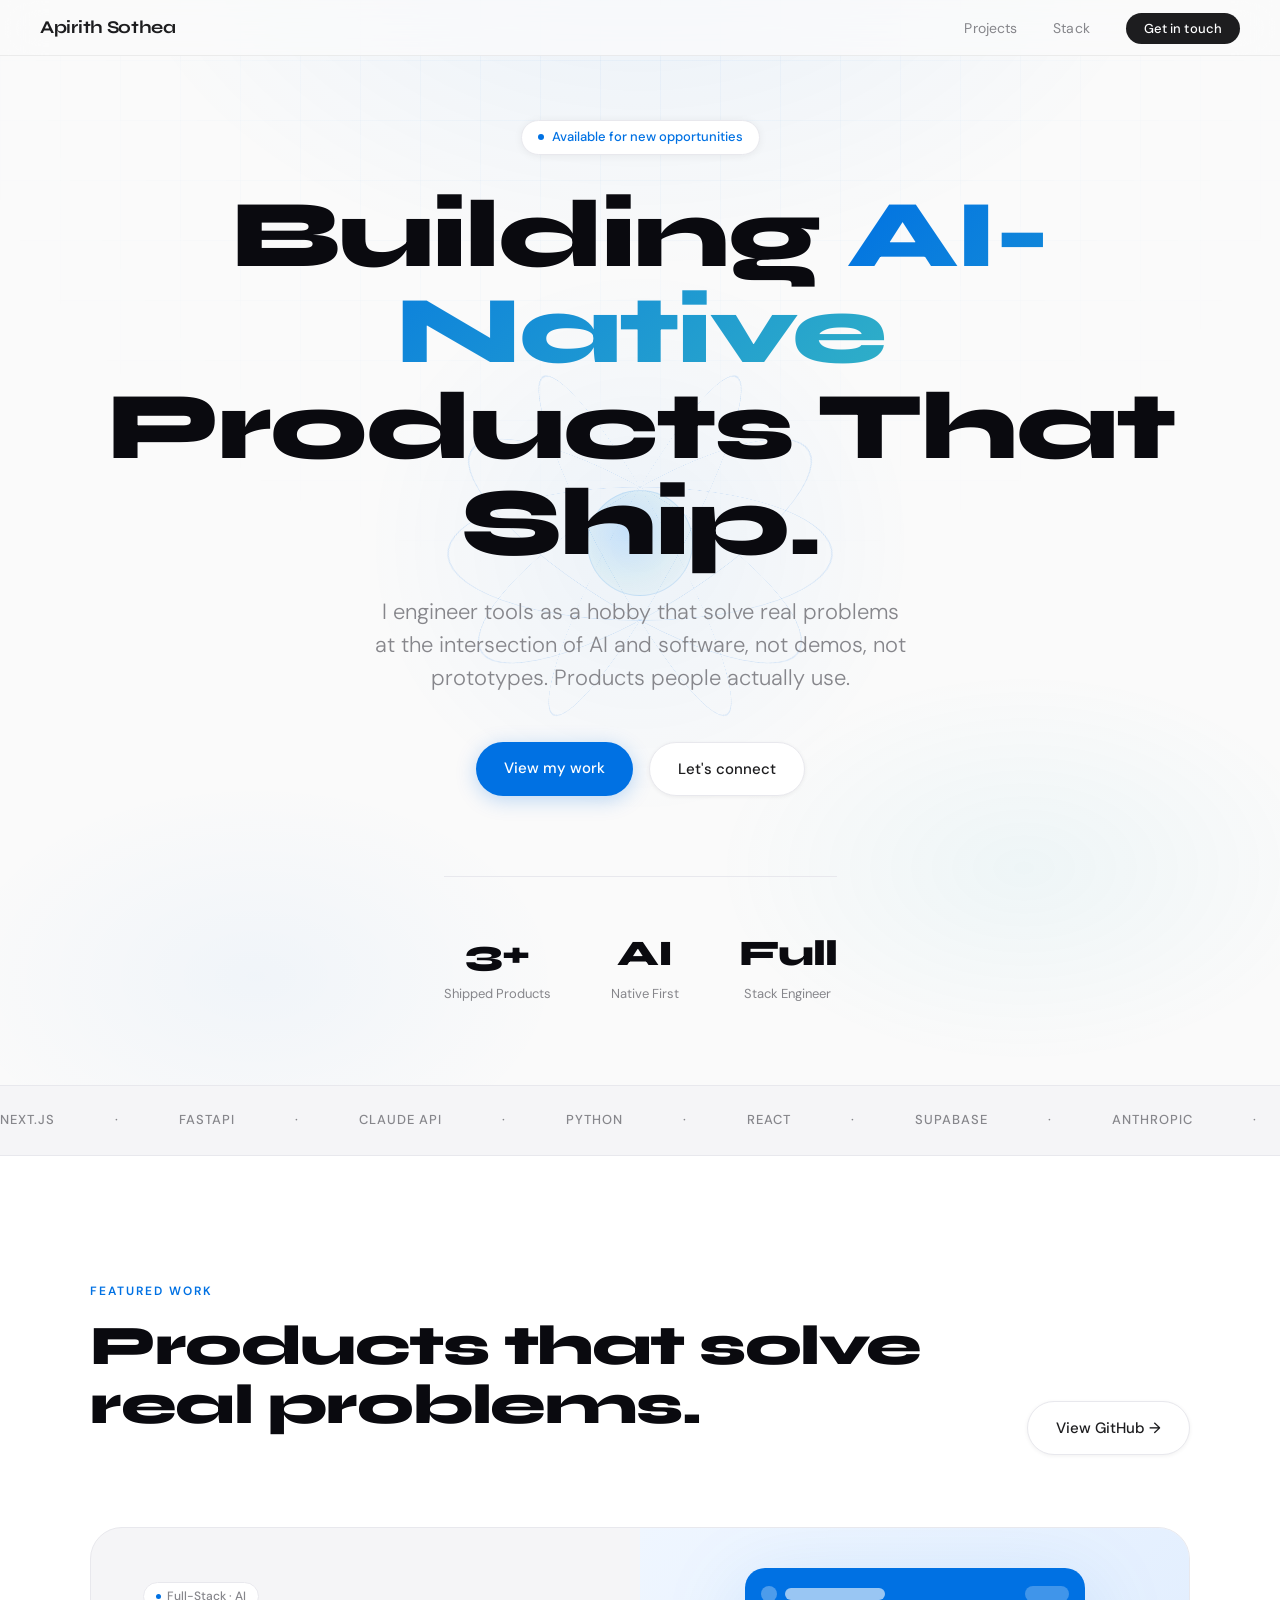
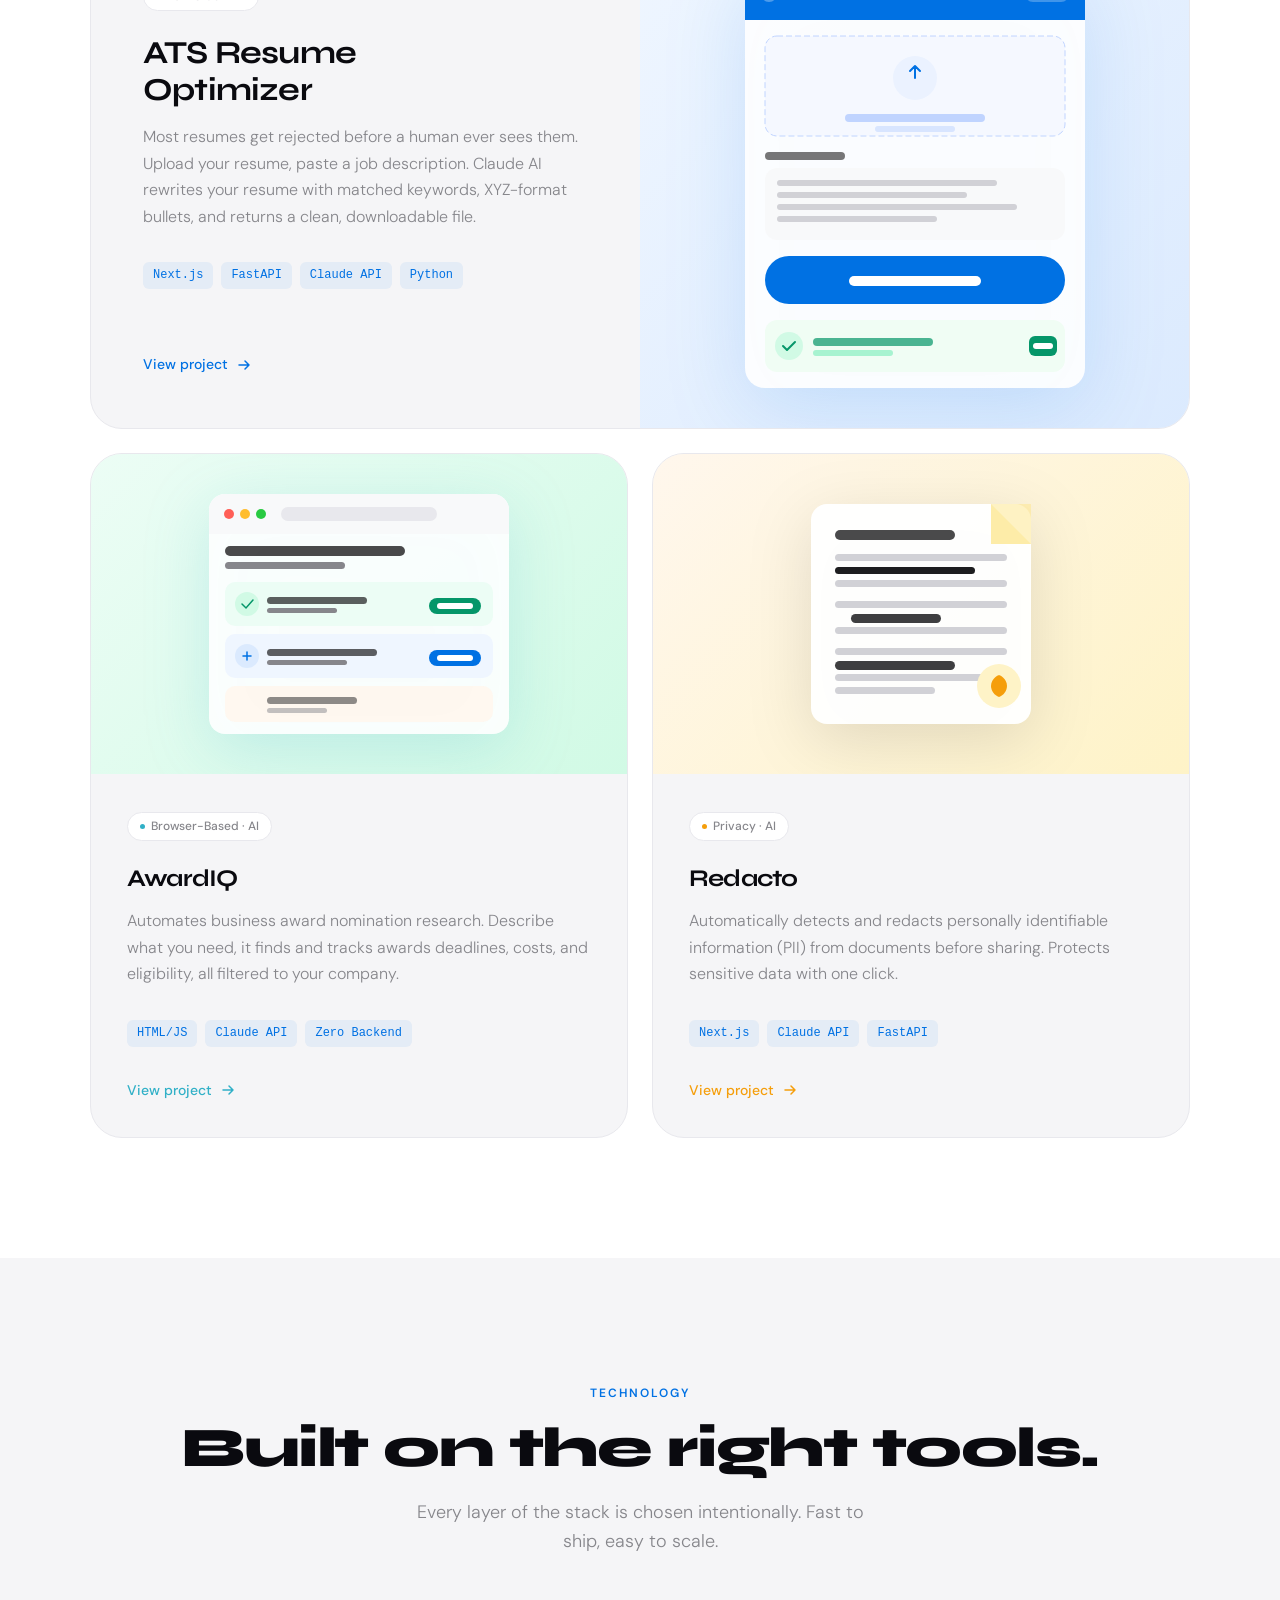
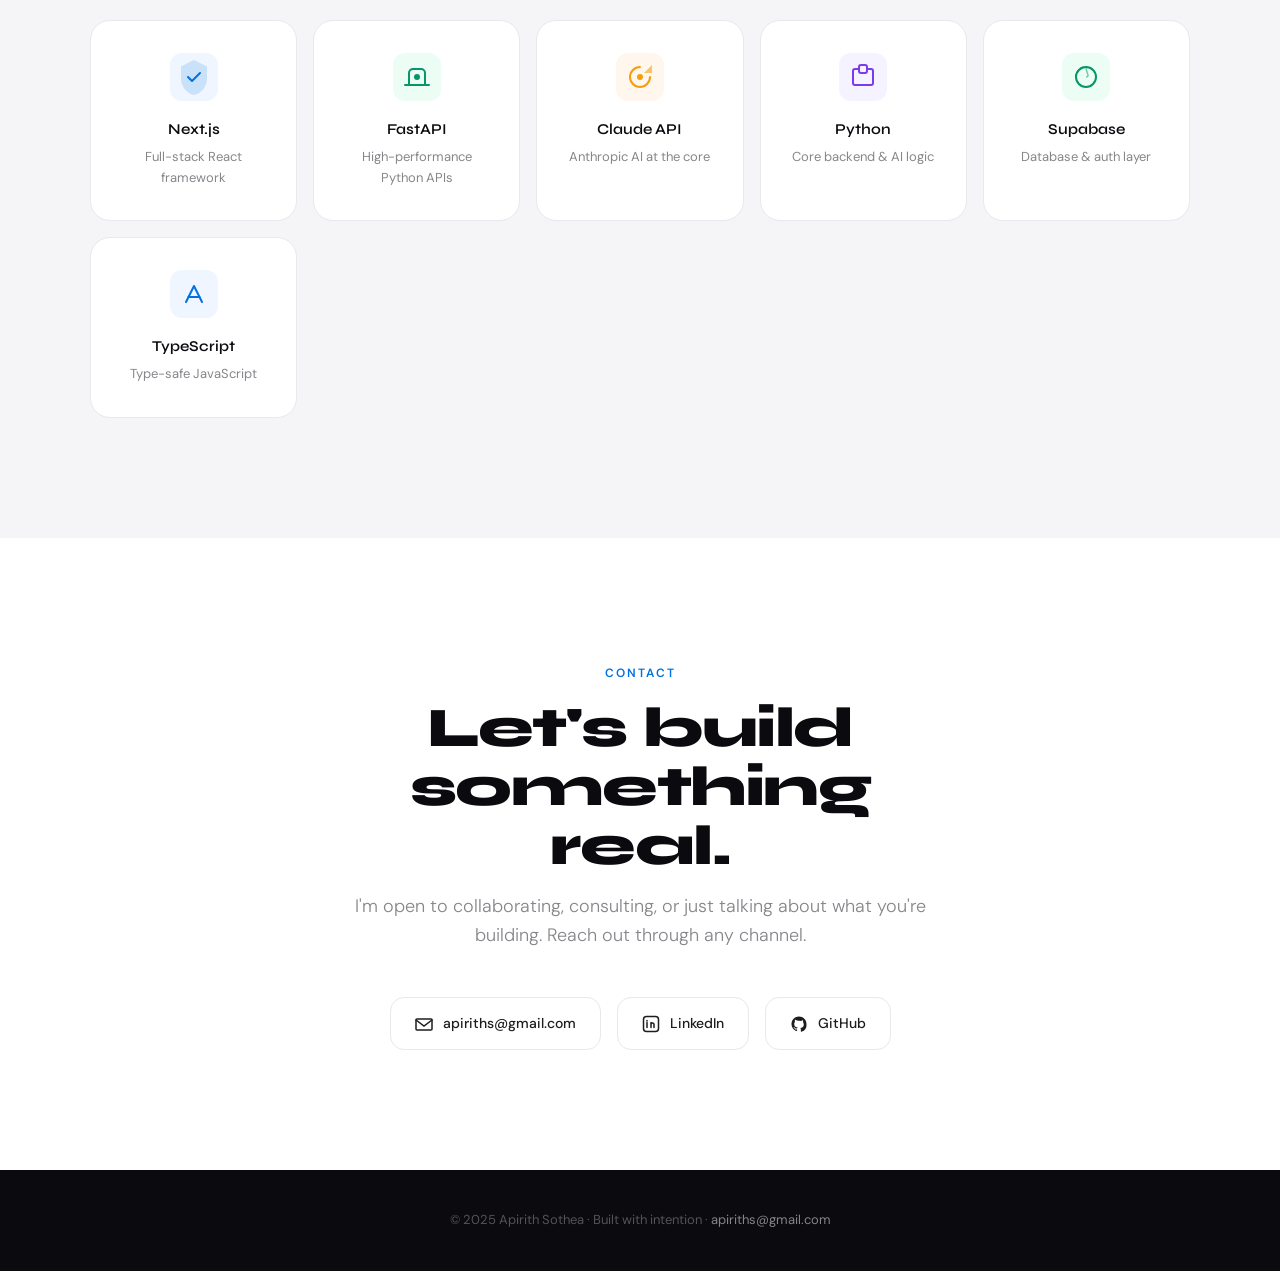
<file: files/index.html>
<!DOCTYPE html>
<html lang="en">
<head>
<meta charset="UTF-8">
<meta name="viewport" content="width=device-width, initial-scale=1.0">
<title>Apirith Sothea  AI Product Engineer</title>
<link rel="preconnect" href="https://fonts.googleapis.com">
<link href="https://fonts.googleapis.com/css2?family=Syne:wght@400;500;600;700;800&family=DM+Sans:ital,opsz,wght@0,9..40,300;0,9..40,400;0,9..40,500;1,9..40,300&display=swap" rel="stylesheet">
<style>
  *, *::before, *::after { margin: 0; padding: 0; box-sizing: border-box; }

  :root {
    --white: #ffffff;
    --off-white: #F5F5F7;
    --light: #FAFAFA;
    --mid: #E8E8ED;
    --subtle: #D1D1D6;
    --muted: #86868B;
    --dark: #1D1D1F;
    --deep: #0A0A0F;
    --blue: #0071E3;
    --blue-light: #2997FF;
    --blue-glow: rgba(0,113,227,0.12);
    --teal: #30B0C7;
    --radius: 20px;
    --radius-lg: 32px;
  }

  html { scroll-behavior: smooth; }

  body {
    font-family: 'DM Sans', sans-serif;
    background: var(--light);
    color: var(--dark);
    overflow-x: hidden;
    font-size: 17px;
    line-height: 1.6;
    -webkit-font-smoothing: antialiased;
  }

  /* NAV */
  nav {
    position: fixed;
    top: 0;
    left: 0;
    right: 0;
    z-index: 1000;
    padding: 0 40px;
    height: 56px;
    display: flex;
    align-items: center;
    justify-content: space-between;
    background: rgba(250, 250, 250, 0.82);
    backdrop-filter: blur(20px) saturate(180%);
    -webkit-backdrop-filter: blur(20px) saturate(180%);
    border-bottom: 1px solid rgba(0,0,0,0.06);
  }

  .nav-logo {
    font-family: 'Syne', sans-serif;
    font-weight: 700;
    font-size: 18px;
    color: var(--dark);
    text-decoration: none;
    letter-spacing: -0.3px;
  }

  .nav-links {
    display: flex;
    gap: 36px;
    list-style: none;
  }

  .nav-links a {
    font-size: 14px;
    color: var(--muted);
    text-decoration: none;
    font-weight: 400;
    transition: color 0.2s;
    letter-spacing: 0.1px;
  }

  .nav-links a:hover { color: var(--dark); }

  .nav-cta {
    background: var(--dark);
    color: white !important;
    padding: 7px 18px;
    border-radius: 20px;
    font-size: 13px !important;
    font-weight: 500 !important;
    transition: background 0.2s, transform 0.15s !important;
  }

  .nav-cta:hover { background: var(--blue) !important; color: white !important; transform: translateY(-1px); }

  /* HERO */
  .hero {
    min-height: 100vh;
    display: flex;
    flex-direction: column;
    align-items: center;
    justify-content: center;
    text-align: center;
    padding: 120px 40px 80px;
    position: relative;
    overflow: hidden;
  }

  .hero-bg {
    position: absolute;
    inset: 0;
    background:
      radial-gradient(ellipse 60% 50% at 50% -10%, rgba(0,113,227,0.08) 0%, transparent 70%),
      radial-gradient(ellipse 40% 30% at 80% 80%, rgba(48,176,199,0.06) 0%, transparent 60%),
      radial-gradient(ellipse 40% 30% at 20% 90%, rgba(0,113,227,0.04) 0%, transparent 60%);
    pointer-events: none;
  }

  .hero-grid {
    position: absolute;
    inset: 0;
    background-image:
      linear-gradient(rgba(0,113,227,0.04) 1px, transparent 1px),
      linear-gradient(90deg, rgba(0,113,227,0.04) 1px, transparent 1px);
    background-size: 60px 60px;
    mask-image: radial-gradient(ellipse 80% 80% at 50% 0%, black 0%, transparent 70%);
    pointer-events: none;
  }

  .hero-content {
    position: relative;
    z-index: 1;
    display: flex;
    flex-direction: column;
    align-items: center;
  }

  .hero-badge {
    display: inline-flex;
    align-items: center;
    gap: 8px;
    padding: 6px 16px;
    background: white;
    border: 1px solid var(--mid);
    border-radius: 20px;
    font-size: 13px;
    color: var(--blue);
    font-weight: 500;
    margin-bottom: 32px;
    box-shadow: 0 1px 8px rgba(0,0,0,0.06);
    animation: fadeUp 0.8s ease both;
  }

  .hero-badge-dot {
    width: 6px;
    height: 6px;
    background: var(--blue);
    border-radius: 50%;
    animation: pulse 2s infinite;
  }

  @keyframes pulse {
    0%, 100% { opacity: 1; transform: scale(1); }
    50% { opacity: 0.5; transform: scale(0.8); }
  }

  .hero h1 {
    font-family: 'Syne', sans-serif;
    font-size: clamp(52px, 8vw, 96px);
    font-weight: 800;
    line-height: 1.0;
    letter-spacing: -2px;
    color: var(--deep);
    margin-bottom: 24px;
    animation: fadeUp 0.8s 0.1s ease both;
  }

  .hero h1 span {
    background: linear-gradient(135deg, var(--blue) 0%, var(--teal) 100%);
    -webkit-background-clip: text;
    -webkit-text-fill-color: transparent;
    background-clip: text;
  }

  .hero-sub {
    font-size: clamp(18px, 2.5vw, 22px);
    color: var(--muted);
    max-width: 540px;
    font-weight: 300;
    line-height: 1.5;
    margin-bottom: 48px;
    animation: fadeUp 0.8s 0.2s ease both;
  }

  .hero-actions {
    display: flex;
    gap: 16px;
    justify-content: center;
    animation: fadeUp 0.8s 0.3s ease both;
  }

  .btn-primary {
    background: var(--blue);
    color: white;
    padding: 14px 28px;
    border-radius: 980px;
    text-decoration: none;
    font-size: 15px;
    font-weight: 500;
    transition: all 0.2s;
    box-shadow: 0 4px 20px rgba(0,113,227,0.25);
    border: none;
    cursor: pointer;
  }

  .btn-primary:hover {
    background: #0077ED;
    transform: translateY(-2px);
    box-shadow: 0 8px 30px rgba(0,113,227,0.35);
  }

  .btn-secondary {
    background: white;
    color: var(--dark);
    padding: 14px 28px;
    border-radius: 980px;
    text-decoration: none;
    font-size: 15px;
    font-weight: 500;
    transition: all 0.2s;
    border: 1px solid var(--mid);
    box-shadow: 0 1px 4px rgba(0,0,0,0.06);
  }

  .btn-secondary:hover {
    border-color: var(--subtle);
    transform: translateY(-2px);
    box-shadow: 0 4px 16px rgba(0,0,0,0.1);
  }

  .hero-stats {
    display: flex;
    gap: 60px;
    justify-content: center;
    margin-top: 80px;
    padding-top: 48px;
    border-top: 1px solid var(--mid);
    animation: fadeUp 0.8s 0.4s ease both;
  }

  .stat-item { text-align: center; }
  .stat-num {
    font-family: 'Syne', sans-serif;
    font-size: 36px;
    font-weight: 800;
    color: var(--deep);
    letter-spacing: -1px;
  }
  .stat-label {
    font-size: 13px;
    color: var(--muted);
    margin-top: 2px;
  }

  @keyframes fadeUp {
    from { opacity: 0; transform: translateY(24px); }
    to { opacity: 1; transform: translateY(0); }
  }

  /* SECTION COMMON */
  section { padding: 120px 40px; }

  .section-label {
    display: inline-block;
    font-size: 12px;
    font-weight: 600;
    letter-spacing: 2px;
    text-transform: uppercase;
    color: var(--blue);
    margin-bottom: 16px;
  }

  .section-title {
    font-family: 'Syne', sans-serif;
    font-size: clamp(36px, 5vw, 56px);
    font-weight: 800;
    line-height: 1.05;
    letter-spacing: -1.5px;
    color: var(--deep);
    margin-bottom: 20px;
  }

  .section-sub {
    font-size: 18px;
    color: var(--muted);
    font-weight: 300;
    max-width: 480px;
    line-height: 1.6;
  }

  /* MARQUEE STRIP */
  .marquee-section {
    padding: 24px 0;
    background: var(--off-white);
    border-top: 1px solid var(--mid);
    border-bottom: 1px solid var(--mid);
    overflow: hidden;
  }

  .marquee-track {
    display: flex;
    gap: 60px;
    animation: marquee 20s linear infinite;
    white-space: nowrap;
  }

  .marquee-item {
    font-size: 13px;
    font-weight: 500;
    color: var(--muted);
    letter-spacing: 1px;
    text-transform: uppercase;
    flex-shrink: 0;
  }

  @keyframes marquee {
    from { transform: translateX(0); }
    to { transform: translateX(-50%); }
  }

  /* PROJECTS */
  .projects-section { background: var(--white); }

  .projects-header {
    max-width: 1100px;
    margin: 0 auto 72px;
    display: flex;
    justify-content: space-between;
    align-items: flex-end;
  }

  .projects-grid {
    max-width: 1100px;
    margin: 0 auto;
    display: grid;
    gap: 24px;
  }

  /* Project Card — hero card */
  .project-card {
    background: var(--off-white);
    border-radius: var(--radius-lg);
    overflow: hidden;
    border: 1px solid var(--mid);
    transition: all 0.35s cubic-bezier(0.25, 0.46, 0.45, 0.94);
    cursor: pointer;
  }

  .project-card:hover {
    transform: translateY(-6px);
    box-shadow: 0 24px 60px rgba(0,0,0,0.1);
    border-color: var(--subtle);
  }

  .project-card.featured {
    display: grid;
    grid-template-columns: 1fr 1fr;
    min-height: 480px;
  }

  .project-card-content {
    padding: 52px;
    display: flex;
    flex-direction: column;
    justify-content: space-between;
  }

  .project-tag {
    display: inline-flex;
    align-items: center;
    gap: 6px;
    padding: 4px 12px;
    background: white;
    border: 1px solid var(--mid);
    border-radius: 20px;
    font-size: 12px;
    font-weight: 500;
    color: var(--muted);
    margin-bottom: 24px;
    align-self: flex-start;
  }

  .project-tag-dot {
    width: 5px;
    height: 5px;
    border-radius: 50%;
    background: var(--blue);
  }

  .project-card h3 {
    font-family: 'Syne', sans-serif;
    font-size: 32px;
    font-weight: 700;
    color: var(--deep);
    letter-spacing: -0.8px;
    margin-bottom: 16px;
    line-height: 1.15;
  }

  .project-card p {
    font-size: 16px;
    color: var(--muted);
    font-weight: 300;
    line-height: 1.65;
    margin-bottom: 32px;
    flex: 1;
  }

  .project-stack {
    display: flex;
    flex-wrap: wrap;
    gap: 8px;
    margin-bottom: 32px;
  }

  .stack-chip {
    padding: 4px 10px;
    background: rgba(0,113,227,0.07);
    color: var(--blue);
    border-radius: 6px;
    font-size: 12px;
    font-weight: 500;
    font-family: 'DM Mono', monospace;
  }

  .project-link {
    display: inline-flex;
    align-items: center;
    gap: 8px;
    color: var(--blue);
    font-size: 14px;
    font-weight: 500;
    text-decoration: none;
    transition: gap 0.2s;
  }

  .project-link:hover { gap: 12px; }

  .project-card-visual {
    background: linear-gradient(135deg, #f0f4ff 0%, #e8f4fd 100%);
    display: flex;
    align-items: center;
    justify-content: center;
    padding: 40px;
    position: relative;
    overflow: hidden;
  }

  /* ATS Optimizer SVG Mockup */
  .mockup-ats {
    width: 100%;
    max-width: 340px;
    filter: drop-shadow(0 20px 40px rgba(0,113,227,0.15));
  }

  /* Sub cards row */
  .projects-row {
    display: grid;
    grid-template-columns: 1fr 1fr;
    gap: 24px;
  }

  .project-card.sub {
    min-height: 360px;
    display: flex;
    flex-direction: column;
  }

  .project-card.sub .project-card-visual {
    flex: 1;
    min-height: 200px;
  }

  .project-card.sub .project-card-content {
    padding: 36px;
  }

  .project-card.sub h3 {
    font-size: 24px;
  }

  /* AwardIQ mockup */
  .mockup-award {
    width: 100%;
    max-width: 300px;
    filter: drop-shadow(0 16px 32px rgba(48,176,199,0.2));
  }

  /* Redacto mockup */
  .mockup-redacto {
    width: 100%;
    max-width: 300px;
    filter: drop-shadow(0 16px 32px rgba(0,0,0,0.12));
  }

  /* COLOR variants for card backgrounds */
  .bg-blue { background: linear-gradient(135deg, #EFF6FF 0%, #DBEAFE 100%); }
  .bg-teal { background: linear-gradient(135deg, #ECFDF5 0%, #D1FAE5 100%); }
  .bg-warm { background: linear-gradient(135deg, #FFF7ED 0%, #FEF3C7 100%); }
  .bg-purple { background: linear-gradient(135deg, #F5F3FF 0%, #EDE9FE 100%); }

  /* STACK SECTION */
  .stack-section { background: var(--off-white); }

  .stack-header {
    max-width: 1100px;
    margin: 0 auto 64px;
    text-align: center;
  }

  .stack-grid {
    max-width: 1100px;
    margin: 0 auto;
    display: grid;
    grid-template-columns: repeat(auto-fit, minmax(200px, 1fr));
    gap: 16px;
  }

  .stack-card {
    background: white;
    border: 1px solid var(--mid);
    border-radius: var(--radius);
    padding: 32px 28px;
    text-align: center;
    transition: all 0.25s;
  }

  .stack-card:hover {
    transform: translateY(-4px);
    box-shadow: 0 12px 32px rgba(0,0,0,0.08);
    border-color: var(--blue);
  }

  .stack-icon {
    width: 48px;
    height: 48px;
    margin: 0 auto 16px;
    display: flex;
    align-items: center;
    justify-content: center;
  }

  .stack-card h4 {
    font-family: 'Syne', sans-serif;
    font-size: 15px;
    font-weight: 600;
    color: var(--deep);
    margin-bottom: 6px;
  }

  .stack-card p {
    font-size: 13px;
    color: var(--muted);
  }

  /* CONTACT */
  .contact-section {
    background: var(--white);
    text-align: center;
  }

  .contact-inner {
    max-width: 640px;
    margin: 0 auto;
  }

  .contact-section .section-title {
    margin-bottom: 16px;
  }

  .contact-section .section-sub {
    max-width: 100%;
    margin: 0 auto 48px;
  }

  .contact-links {
    display: flex;
    gap: 16px;
    justify-content: center;
    flex-wrap: wrap;
  }

  .contact-link {
    display: inline-flex;
    align-items: center;
    gap: 10px;
    padding: 14px 24px;
    border: 1px solid var(--mid);
    border-radius: 14px;
    text-decoration: none;
    color: var(--dark);
    font-size: 14px;
    font-weight: 500;
    transition: all 0.2s;
    background: white;
  }

  .contact-link:hover {
    border-color: var(--blue);
    color: var(--blue);
    transform: translateY(-2px);
    box-shadow: 0 8px 24px rgba(0,113,227,0.1);
  }

  /* FOOTER */
  footer {
    background: var(--deep);
    padding: 40px;
    text-align: center;
    color: rgba(255,255,255,0.3);
    font-size: 13px;
  }

  footer a { color: rgba(255,255,255,0.5); text-decoration: none; }
  footer a:hover { color: white; }

  /* SCROLL ANIMATION */
  .reveal {
    opacity: 0;
    transform: translateY(30px);
    transition: all 0.7s cubic-bezier(0.25, 0.46, 0.45, 0.94);
  }

  .reveal.visible {
    opacity: 1;
    transform: translateY(0);
  }

  /* 3D HERO ORB */
  .hero-3d {
    position: absolute;
    inset: 0;
    display: flex;
    align-items: center;
    justify-content: center;
    pointer-events: none;
    z-index: 0;
    perspective: 1100px;
    perspective-origin: 50% 50%;
  }

  .orb-wrap {
    width: 380px;
    height: 380px;
    transform-style: preserve-3d;
    will-change: transform;
  }

  .hero-orb {
    width: 100%;
    height: 100%;
    transform-style: preserve-3d;
    animation: orbSpin 28s linear infinite;
    position: relative;
  }

  .orb-ring {
    position: absolute;
    inset: 0;
    border-radius: 50%;
    border: 1px solid rgba(0, 113, 227, 0.16);
    transform-style: preserve-3d;
  }

  .orb-ring:nth-child(1) { transform: rotateX(70deg) rotateY(0deg); }
  .orb-ring:nth-child(2) { transform: rotateX(70deg) rotateY(30deg); }
  .orb-ring:nth-child(3) { transform: rotateX(70deg) rotateY(60deg); }
  .orb-ring:nth-child(4) { transform: rotateX(70deg) rotateY(90deg); }
  .orb-ring:nth-child(5) { transform: rotateX(70deg) rotateY(120deg); }
  .orb-ring:nth-child(6) { transform: rotateX(70deg) rotateY(150deg); }
  .orb-ring:nth-child(7) { transform: rotateY(90deg); border-color: rgba(48, 176, 199, 0.12); }

  .orb-core {
    position: absolute;
    inset: 36%;
    border-radius: 50%;
    background: radial-gradient(circle at 38% 38%,
      rgba(41, 151, 255, 0.2),
      rgba(48, 176, 199, 0.08) 55%,
      transparent);
    border: 1px solid rgba(0, 113, 227, 0.12);
  }

  .orb-glow {
    position: absolute;
    inset: -25%;
    background: radial-gradient(circle, rgba(0, 113, 227, 0.055) 0%, transparent 68%);
    border-radius: 50%;
  }

  @keyframes orbSpin {
    from { transform: rotateX(15deg) rotateY(0deg); }
    to   { transform: rotateX(15deg) rotateY(360deg); }
  }

  /* Responsive */
  @media (max-width: 768px) {
    nav { padding: 0 20px; }
    .nav-links { display: none; }
    section { padding: 80px 20px; }
    .hero { padding: 100px 24px 60px; }
    .hero-stats { gap: 32px; }
    .project-card.featured { grid-template-columns: 1fr; }
    .project-card.featured .project-card-visual { min-height: 280px; }
    .project-card-content { padding: 32px; }
    .projects-row { grid-template-columns: 1fr; }
    .projects-header { flex-direction: column; align-items: flex-start; gap: 24px; }
    .hero h1 { letter-spacing: -1px; }
    .hero-3d { display: none; }
  }
</style>
</head>
<body>

<!-- NAV -->
<nav>
  <a href="#" class="nav-logo">Apirith Sothea</a>
  <ul class="nav-links">
    <li><a href="#projects">Projects</a></li>
    <li><a href="#stack">Stack</a></li>
    <li><a href="mailto:apiriths@gmail.com" class="nav-cta">Get in touch</a></li>
  </ul>
</nav>

<!-- HERO -->
<section class="hero">
  <div class="hero-bg"></div>
  <div class="hero-grid"></div>

  <div class="hero-3d">
    <div class="orb-wrap" id="orbWrap">
      <div class="hero-orb">
        <div class="orb-ring"></div>
        <div class="orb-ring"></div>
        <div class="orb-ring"></div>
        <div class="orb-ring"></div>
        <div class="orb-ring"></div>
        <div class="orb-ring"></div>
        <div class="orb-ring"></div>
        <div class="orb-glow"></div>
        <div class="orb-core"></div>
      </div>
    </div>
  </div>

  <div class="hero-content">
    <div class="hero-badge">
      <span class="hero-badge-dot"></span>
      Available for new opportunities
    </div>

    <h1>Building <span>AI-Native</span><br>Products That Ship.</h1>
    <p class="hero-sub">I engineer tools as a hobby that solve real problems at the intersection of AI and software, not demos, not prototypes. Products people actually use.</p>

    <div class="hero-actions">
      <a href="#projects" class="btn-primary">View my work</a>
      <a href="mailto:apiriths@gmail.com" class="btn-secondary">Let's connect</a>
    </div>

    <div class="hero-stats">
      <div class="stat-item">
        <div class="stat-num">3+</div>
        <div class="stat-label">Shipped Products</div>
      </div>
      <div class="stat-item">
        <div class="stat-num">AI</div>
        <div class="stat-label">Native First</div>
      </div>
      <div class="stat-item">
        <div class="stat-num">Full</div>
        <div class="stat-label">Stack Engineer</div>
      </div>
    </div>
  </div>
</section>

<!-- MARQUEE -->
<div class="marquee-section">
  <div class="marquee-track">
    <span class="marquee-item">Next.js</span>
    <span class="marquee-item">·</span>
    <span class="marquee-item">FastAPI</span>
    <span class="marquee-item">·</span>
    <span class="marquee-item">Claude API</span>
    <span class="marquee-item">·</span>
    <span class="marquee-item">Python</span>
    <span class="marquee-item">·</span>
    <span class="marquee-item">React</span>
    <span class="marquee-item">·</span>
    <span class="marquee-item">Supabase</span>
    <span class="marquee-item">·</span>
    <span class="marquee-item">Anthropic</span>
    <span class="marquee-item">·</span>
    <span class="marquee-item">TypeScript</span>
    <span class="marquee-item">·</span>
    <span class="marquee-item">Tailwind CSS</span>
    <span class="marquee-item">·</span>
    <span class="marquee-item">REST APIs</span>
    <span class="marquee-item">·</span>
    <span class="marquee-item">AI Engineering</span>
    <span class="marquee-item">·</span>
    <!-- duplicate for seamless loop -->
    <span class="marquee-item">Next.js</span>
    <span class="marquee-item">·</span>
    <span class="marquee-item">FastAPI</span>
    <span class="marquee-item">·</span>
    <span class="marquee-item">Claude API</span>
    <span class="marquee-item">·</span>
    <span class="marquee-item">Python</span>
    <span class="marquee-item">·</span>
    <span class="marquee-item">React</span>
    <span class="marquee-item">·</span>
    <span class="marquee-item">Supabase</span>
    <span class="marquee-item">·</span>
    <span class="marquee-item">Anthropic</span>
    <span class="marquee-item">·</span>
    <span class="marquee-item">TypeScript</span>
    <span class="marquee-item">·</span>
    <span class="marquee-item">Tailwind CSS</span>
    <span class="marquee-item">·</span>
    <span class="marquee-item">REST APIs</span>
    <span class="marquee-item">·</span>
    <span class="marquee-item">AI Engineering</span>
    <span class="marquee-item">·</span>
  </div>
</div>

<!-- PROJECTS -->
<section class="projects-section" id="projects">
  <div class="projects-header reveal">
    <div>
      <span class="section-label">Featured Work</span>
      <h2 class="section-title">Products that solve<br>real problems.</h2>
    </div>
    <a href="https://github.com/apirith" target="_blank" class="btn-secondary" style="white-space:nowrap;">View GitHub →</a>
  </div>

  <div class="projects-grid">

    <!-- ATS RESUME OPTIMIZER — FEATURED -->
    <div class="project-card featured reveal">
      <div class="project-card-content">
        <div>
          <span class="project-tag"><span class="project-tag-dot"></span>Full-Stack · AI</span>
          <h3>ATS Resume<br>Optimizer</h3>
          <p>Most resumes get rejected before a human ever sees them. Upload your resume, paste a job description. Claude AI rewrites your resume with matched keywords, XYZ-format bullets, and returns a clean, downloadable file.</p>
          <div class="project-stack">
            <span class="stack-chip">Next.js</span>
            <span class="stack-chip">FastAPI</span>
            <span class="stack-chip">Claude API</span>
            <span class="stack-chip">Python</span>
          </div>
        </div>
        <a href="#" class="project-link">
          View project
          <svg width="16" height="16" viewBox="0 0 16 16" fill="none">
            <path d="M3 8h10M9 4l4 4-4 4" stroke="currentColor" stroke-width="1.5" stroke-linecap="round" stroke-linejoin="round"/>
          </svg>
        </a>
      </div>
      <div class="project-card-visual bg-blue">
        <!-- ATS Optimizer Mockup -->
        <svg class="mockup-ats" viewBox="0 0 340 420" fill="none" xmlns="http://www.w3.org/2000/svg">
          <!-- Card shell -->
          <rect x="0" y="0" width="340" height="420" rx="20" fill="white" opacity="0.9"/>
          <!-- Header bar -->
          <rect x="0" y="0" width="340" height="52" rx="20" fill="#0071E3"/>
          <rect x="0" y="32" width="340" height="20" fill="#0071E3"/>
          <circle cx="24" cy="26" r="8" fill="rgba(255,255,255,0.3)"/>
          <rect x="40" y="20" width="100" height="12" rx="6" fill="rgba(255,255,255,0.6)"/>
          <rect x="280" y="18" width="44" height="16" rx="8" fill="rgba(255,255,255,0.25)"/>

          <!-- Upload zone -->
          <rect x="20" y="68" width="300" height="100" rx="12" fill="#F5F8FF" stroke="#C0D4FF" stroke-dasharray="6 3"/>
          <rect x="148" y="88" width="44" height="44" rx="22" fill="#EBF2FF"/>
          <path d="M170 110 L170 98 M170 98 L165 103 M170 98 L175 103" stroke="#0071E3" stroke-width="2" stroke-linecap="round"/>
          <rect x="100" y="146" width="140" height="8" rx="4" fill="#C0D4FF"/>
          <rect x="130" y="158" width="80" height="6" rx="3" fill="#D8E5FF"/>

          <!-- Job desc label -->
          <rect x="20" y="184" width="80" height="8" rx="4" fill="#1D1D1F" opacity="0.6"/>
          <rect x="20" y="200" width="300" height="72" rx="12" fill="#F8F9FA"/>
          <rect x="32" y="212" width="220" height="6" rx="3" fill="#D1D1D6"/>
          <rect x="32" y="224" width="190" height="6" rx="3" fill="#D1D1D6"/>
          <rect x="32" y="236" width="240" height="6" rx="3" fill="#D1D1D6"/>
          <rect x="32" y="248" width="160" height="6" rx="3" fill="#D1D1D6"/>

          <!-- Analyze button -->
          <rect x="20" y="288" width="300" height="48" rx="24" fill="#0071E3"/>
          <rect x="104" y="308" width="132" height="10" rx="5" fill="white"/>

          <!-- Result preview -->
          <rect x="20" y="352" width="300" height="52" rx="12" fill="#F0FDF4"/>
          <circle cx="44" cy="378" r="14" fill="#D1FAE5"/>
          <path d="M38 378 L42 382 L50 374" stroke="#059669" stroke-width="2" stroke-linecap="round" stroke-linejoin="round"/>
          <rect x="68" y="370" width="120" height="8" rx="4" fill="#059669" opacity="0.7"/>
          <rect x="68" y="382" width="80" height="6" rx="3" fill="#A7F3D0"/>
          <rect x="284" y="368" width="28" height="20" rx="6" fill="#059669"/>
          <rect x="288" y="375" width="20" height="6" rx="3" fill="white"/>
        </svg>
      </div>
    </div>

    <!-- SUB CARDS ROW -->
    <div class="projects-row">

      <!-- AWARDIQ -->
      <div class="project-card sub reveal">
        <div class="project-card-visual bg-teal">
          <svg class="mockup-award" viewBox="0 0 300 240" fill="none" xmlns="http://www.w3.org/2000/svg">
            <!-- Browser chrome -->
            <rect width="300" height="240" rx="16" fill="white" opacity="0.9"/>
            <rect width="300" height="40" rx="16" fill="#F8F9FA"/>
            <rect y="24" width="300" height="16" fill="#F8F9FA"/>
            <circle cx="20" cy="20" r="5" fill="#FF5F57"/>
            <circle cx="36" cy="20" r="5" fill="#FFBD2E"/>
            <circle cx="52" cy="20" r="5" fill="#28CA41"/>
            <rect x="72" y="13" width="156" height="14" rx="7" fill="#E8E8ED"/>

            <!-- Content -->
            <rect x="16" y="52" width="180" height="10" rx="5" fill="#1D1D1F" opacity="0.8"/>
            <rect x="16" y="68" width="120" height="7" rx="3.5" fill="#86868B"/>

            <!-- Award cards -->
            <rect x="16" y="88" width="268" height="44" rx="10" fill="#ECFDF5"/>
            <circle cx="38" cy="110" r="12" fill="#D1FAE5"/>
            <path d="M33 110 L37 114 L44 106" stroke="#059669" stroke-width="1.5" stroke-linecap="round"/>
            <rect x="58" y="103" width="100" height="7" rx="3.5" fill="#1D1D1F" opacity="0.7"/>
            <rect x="58" y="114" width="70" height="5" rx="2.5" fill="#86868B"/>
            <rect x="220" y="104" width="52" height="16" rx="8" fill="#059669"/>
            <rect x="228" y="109" width="36" height="6" rx="3" fill="white"/>

            <rect x="16" y="140" width="268" height="44" rx="10" fill="#EFF6FF"/>
            <circle cx="38" cy="162" r="12" fill="#DBEAFE"/>
            <path d="M34 162 h8 M38 158 v8" stroke="#0071E3" stroke-width="1.5" stroke-linecap="round"/>
            <rect x="58" y="155" width="110" height="7" rx="3.5" fill="#1D1D1F" opacity="0.7"/>
            <rect x="58" y="166" width="80" height="5" rx="2.5" fill="#86868B"/>
            <rect x="220" y="156" width="52" height="16" rx="8" fill="#0071E3"/>
            <rect x="228" y="161" width="36" height="6" rx="3" fill="white"/>

            <rect x="16" y="192" width="268" height="36" rx="10" fill="#FFF7ED" opacity="0.8"/>
            <rect x="58" y="203" width="90" height="7" rx="3.5" fill="#1D1D1F" opacity="0.5"/>
            <rect x="58" y="214" width="60" height="5" rx="2.5" fill="#86868B" opacity="0.5"/>
          </svg>
        </div>
        <div class="project-card-content">
          <div>
            <span class="project-tag"><span class="project-tag-dot" style="background:#30B0C7"></span>Browser-Based · AI</span>
            <h3>AwardIQ</h3>
            <p>Automates business award nomination research. Describe what you need, it finds and tracks awards  deadlines, costs, and eligibility,  all filtered to your company.</p>
            <div class="project-stack">
              <span class="stack-chip">HTML/JS</span>
              <span class="stack-chip">Claude API</span>
              <span class="stack-chip">Zero Backend</span>
            </div>
          </div>
          <a href="#" class="project-link" style="color:#30B0C7">
            View project
            <svg width="16" height="16" viewBox="0 0 16 16" fill="none">
              <path d="M3 8h10M9 4l4 4-4 4" stroke="currentColor" stroke-width="1.5" stroke-linecap="round" stroke-linejoin="round"/>
            </svg>
          </a>
        </div>
      </div>

      <!-- REDACTO -->
      <div class="project-card sub reveal">
        <div class="project-card-visual bg-warm">
          <svg class="mockup-redacto" viewBox="0 0 300 240" fill="none" xmlns="http://www.w3.org/2000/svg">
            <!-- Doc shape -->
            <rect x="40" y="10" width="220" height="220" rx="16" fill="white" opacity="0.95"/>
            <!-- Dog ear -->
            <path d="M220 10 L260 50 L220 50 Z" fill="#FEF3C7"/>
            <rect x="220" y="10" width="40" height="40" rx="0" fill="#FDE68A" opacity="0.5"/>

            <!-- Header -->
            <rect x="64" y="36" width="120" height="10" rx="5" fill="#1D1D1F" opacity="0.8"/>

            <!-- Lines with redaction -->
            <rect x="64" y="60" width="172" height="7" rx="3.5" fill="#D1D1D6"/>
            <rect x="64" y="73" width="140" height="7" rx="3.5" fill="#1D1D1F"/>
            <rect x="64" y="86" width="172" height="7" rx="3.5" fill="#D1D1D6"/>

            <!-- Redacted block 1 -->
            <rect x="64" y="107" width="172" height="7" rx="3.5" fill="#D1D1D6"/>
            <rect x="80" y="120" width="90" height="9" rx="4.5" fill="#1D1D1F" opacity="0.85"/>
            <rect x="64" y="133" width="172" height="7" rx="3.5" fill="#D1D1D6"/>

            <!-- Redacted block 2 -->
            <rect x="64" y="154" width="172" height="7" rx="3.5" fill="#D1D1D6"/>
            <rect x="64" y="167" width="120" height="9" rx="4.5" fill="#1D1D1F" opacity="0.85"/>
            <rect x="64" y="180" width="172" height="7" rx="3.5" fill="#D1D1D6"/>
            <rect x="64" y="193" width="100" height="7" rx="3.5" fill="#D1D1D6"/>

            <!-- Shield icon overlay -->
            <circle cx="228" cy="192" r="22" fill="#FEF3C7"/>
            <path d="M228 181 C228 181 220 184 220 192 C220 197 223.6 201.4 228 203 C232.4 201.4 236 197 236 192 C236 184 228 181 228 181Z" fill="#F59E0B"/>
          </svg>
        </div>
        <div class="project-card-content">
          <div>
            <span class="project-tag"><span class="project-tag-dot" style="background:#F59E0B"></span>Privacy · AI</span>
            <h3>Redacto</h3>
            <p>Automatically detects and redacts personally identifiable information (PII) from documents before sharing. Protects sensitive data with one click.</p>
            <div class="project-stack">
              <span class="stack-chip">Next.js</span>
              <span class="stack-chip">Claude API</span>
              <span class="stack-chip">FastAPI</span>
            </div>
          </div>
          <a href="#" class="project-link" style="color:#F59E0B">
            View project
            <svg width="16" height="16" viewBox="0 0 16 16" fill="none">
              <path d="M3 8h10M9 4l4 4-4 4" stroke="currentColor" stroke-width="1.5" stroke-linecap="round" stroke-linejoin="round"/>
            </svg>
          </a>
        </div>
      </div>
    </div>
  </div>
</section>

<!-- STACK SECTION -->
<section class="stack-section" id="stack">
  <div class="stack-header reveal">
    <span class="section-label">Technology</span>
    <h2 class="section-title">Built on the right tools.</h2>
    <p class="section-sub" style="margin: 16px auto 0;">Every layer of the stack is chosen intentionally. Fast to ship, easy to scale.</p>
  </div>

  <div class="stack-grid reveal">
    <div class="stack-card">
      <div class="stack-icon">
        <svg viewBox="0 0 48 48" fill="none"><rect width="48" height="48" rx="12" fill="#EFF6FF"/><path d="M24 8L12 14v12c0 7 5.4 13.5 12 15 6.6-1.5 12-8 12-15V14L24 8z" fill="#0071E3" opacity="0.15" stroke="#0071E3" stroke-width="2"/><path d="M18 24l4 4 8-8" stroke="#0071E3" stroke-width="2" stroke-linecap="round" stroke-linejoin="round"/></svg>
      </div>
      <h4>Next.js</h4>
      <p>Full-stack React framework</p>
    </div>

    <div class="stack-card">
      <div class="stack-icon">
        <svg viewBox="0 0 48 48" fill="none"><rect width="48" height="48" rx="12" fill="#ECFDF5"/><path d="M16 32V20a4 4 0 014-4h8a4 4 0 014 4v12" stroke="#059669" stroke-width="2" stroke-linecap="round"/><path d="M12 32h24" stroke="#059669" stroke-width="2" stroke-linecap="round"/><circle cx="24" cy="24" r="3" fill="#059669"/></svg>
      </div>
      <h4>FastAPI</h4>
      <p>High-performance Python APIs</p>
    </div>

    <div class="stack-card">
      <div class="stack-icon">
        <svg viewBox="0 0 48 48" fill="none"><rect width="48" height="48" rx="12" fill="#FFF7ED"/><path d="M24 14c-5.5 0-10 4.5-10 10s4.5 10 10 10 10-4.5 10-10" stroke="#F59E0B" stroke-width="2" stroke-linecap="round"/><path d="M34 14l-6 6 8 0 0-8" fill="#F59E0B" opacity="0.6"/><circle cx="24" cy="24" r="3" fill="#F59E0B"/></svg>
      </div>
      <h4>Claude API</h4>
      <p>Anthropic AI at the core</p>
    </div>

    <div class="stack-card">
      <div class="stack-icon">
        <svg viewBox="0 0 48 48" fill="none"><rect width="48" height="48" rx="12" fill="#F5F3FF"/><path d="M20 16h-4a2 2 0 00-2 2v12a2 2 0 002 2h16a2 2 0 002-2V18a2 2 0 00-2-2h-4" stroke="#7C3AED" stroke-width="2" stroke-linecap="round"/><rect x="20" y="12" width="8" height="8" rx="2" stroke="#7C3AED" stroke-width="2"/></svg>
      </div>
      <h4>Python</h4>
      <p>Core backend & AI logic</p>
    </div>

    <div class="stack-card">
      <div class="stack-icon">
        <svg viewBox="0 0 48 48" fill="none"><rect width="48" height="48" rx="12" fill="#ECFDF5"/><circle cx="24" cy="24" r="10" stroke="#059669" stroke-width="2"/><path d="M14 24c0-5.5 4.5-10 10-10" stroke="#059669" stroke-width="1.5" stroke-dasharray="3 2"/><path d="M24 14c0 5.5 4.5 10 0 10" stroke="#059669" stroke-width="1.5" opacity="0.5"/></svg>
      </div>
      <h4>Supabase</h4>
      <p>Database & auth layer</p>
    </div>

    <div class="stack-card">
      <div class="stack-icon">
        <svg viewBox="0 0 48 48" fill="none"><rect width="48" height="48" rx="12" fill="#EFF6FF"/><path d="M16 32l8-16 8 16" stroke="#0071E3" stroke-width="2" stroke-linecap="round" stroke-linejoin="round"/><path d="M18.5 27h11" stroke="#0071E3" stroke-width="2" stroke-linecap="round"/></svg>
      </div>
      <h4>TypeScript</h4>
      <p>Type-safe JavaScript</p>
    </div>
  </div>
</section>

<!-- CONTACT -->
<section class="contact-section" id="contact">
  <div class="contact-inner reveal">
    <span class="section-label">Contact</span>
    <h2 class="section-title">Let's build<br>something real.</h2>
    <p class="section-sub">I'm open to collaborating, consulting, or just talking about what you're building. Reach out through any channel.</p>

    <div class="contact-links">
      <a href="mailto:apiriths@gmail.com" class="contact-link">
        <svg width="18" height="18" viewBox="0 0 18 18" fill="none"><path d="M2 4h14a1 1 0 011 1v9a1 1 0 01-1 1H2a1 1 0 01-1-1V5a1 1 0 011-1z" stroke="currentColor" stroke-width="1.5"/><path d="M1 5l8 6 8-6" stroke="currentColor" stroke-width="1.5" stroke-linecap="round"/></svg>
        apiriths@gmail.com
      </a>
      <a href="https://www.linkedin.com/in/apirith-sothea/" target="_blank" class="contact-link">
        <svg width="18" height="18" viewBox="0 0 18 18" fill="none"><rect x="1.5" y="1.5" width="15" height="15" rx="3" stroke="currentColor" stroke-width="1.5"/><path d="M5 7.5v5M5 5.5v.5M9 12.5v-3a1.5 1.5 0 013 0v3M9 7.5v5" stroke="currentColor" stroke-width="1.5" stroke-linecap="round"/></svg>
        LinkedIn
      </a>
      <a href="https://github.com/apirith" target="_blank" class="contact-link">
        <svg width="18" height="18" viewBox="0 0 18 18" fill="none"><path d="M9 1.5C4.86 1.5 1.5 4.86 1.5 9c0 3.31 2.15 6.12 5.13 7.11.37.07.5-.16.5-.36v-1.26c-2.08.45-2.52-.99-2.52-.99-.34-.86-.83-1.09-.83-1.09-.68-.46.05-.45.05-.45.75.05 1.15.77 1.15.77.67 1.14 1.75.81 2.18.62.07-.48.26-.81.47-1-1.66-.19-3.41-.83-3.41-3.7 0-.82.29-1.49.77-2.01-.08-.19-.33-.95.07-1.98 0 0 .63-.2 2.06.77A7.17 7.17 0 019 5.84c.64 0 1.28.09 1.88.25 1.43-.97 2.06-.77 2.06-.77.4 1.03.15 1.79.07 1.98.48.52.77 1.19.77 2.01 0 2.88-1.76 3.51-3.43 3.7.27.23.51.69.51 1.39v2.06c0 .2.13.44.51.36A7.51 7.51 0 0016.5 9c0-4.14-3.36-7.5-7.5-7.5z" fill="currentColor"/></svg>
        GitHub
      </a>
    </div>
  </div>
</section>

<!-- FOOTER -->
<footer>
  <p>© 2025 Apirith Sothea · Built with intention · <a href="mailto:apiriths@gmail.com">apiriths@gmail.com</a></p>
</footer>

<script>
  // Scroll reveal
  const reveals = document.querySelectorAll('.reveal');
  const revealObserver = new IntersectionObserver((entries) => {
    entries.forEach((entry, i) => {
      if (entry.isIntersecting) {
        setTimeout(() => entry.target.classList.add('visible'), i * 80);
        revealObserver.unobserve(entry.target);
      }
    });
  }, { threshold: 0.1, rootMargin: '0px 0px -60px 0px' });
  reveals.forEach(el => revealObserver.observe(el));

  // 3D scroll parallax — orb tilts as you scroll through the hero
  const hero = document.querySelector('.hero');
  const orbWrap = document.getElementById('orbWrap');
  let ticking = false;

  window.addEventListener('scroll', () => {
    if (ticking) return;
    ticking = true;
    requestAnimationFrame(() => {
      const y = window.scrollY;
      const heroH = hero.offsetHeight;
      if (orbWrap && y < heroH) {
        const p = y / heroH; // 0 → 1 as you scroll through the hero
        orbWrap.style.transform =
          `translateY(${y * 0.14}px) rotateY(${p * 28}deg) rotateX(${p * 10}deg)`;
      }
      ticking = false;
    });
  });
</script>
</body>
</html>
</file>
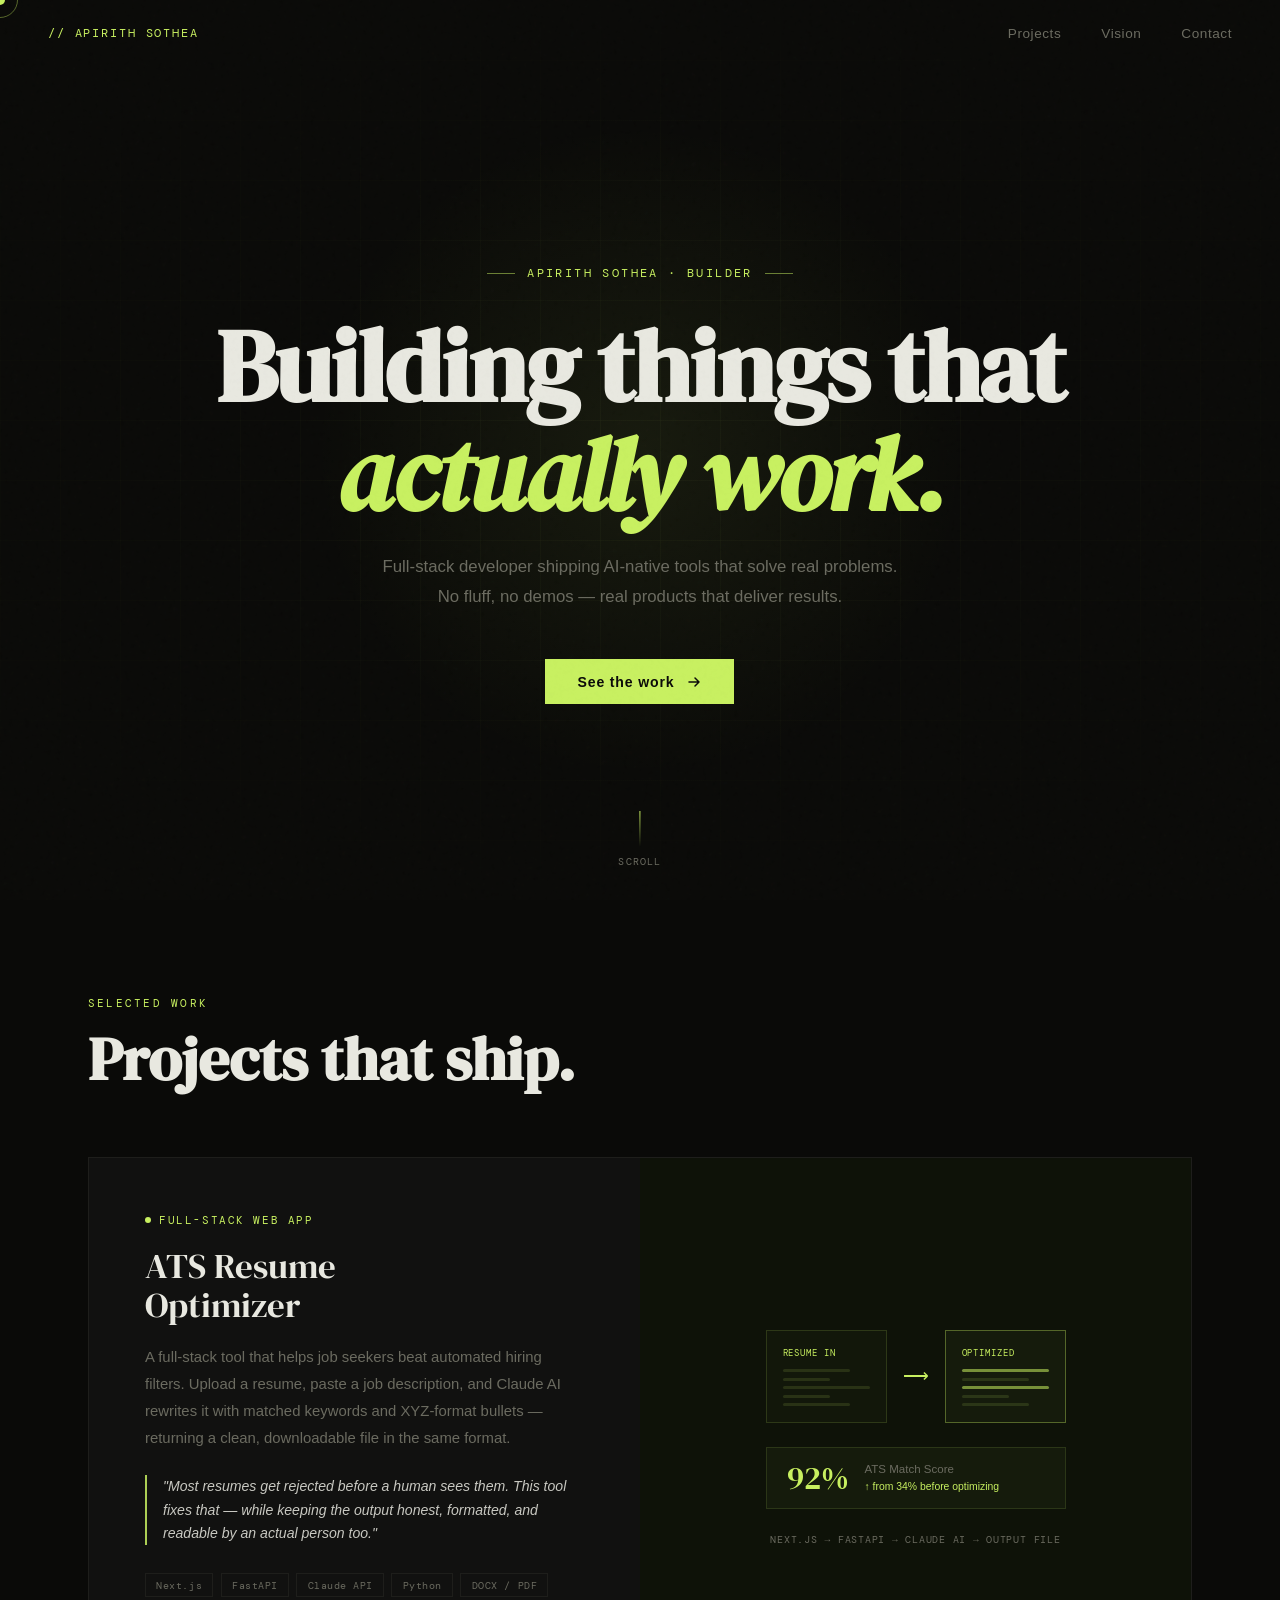
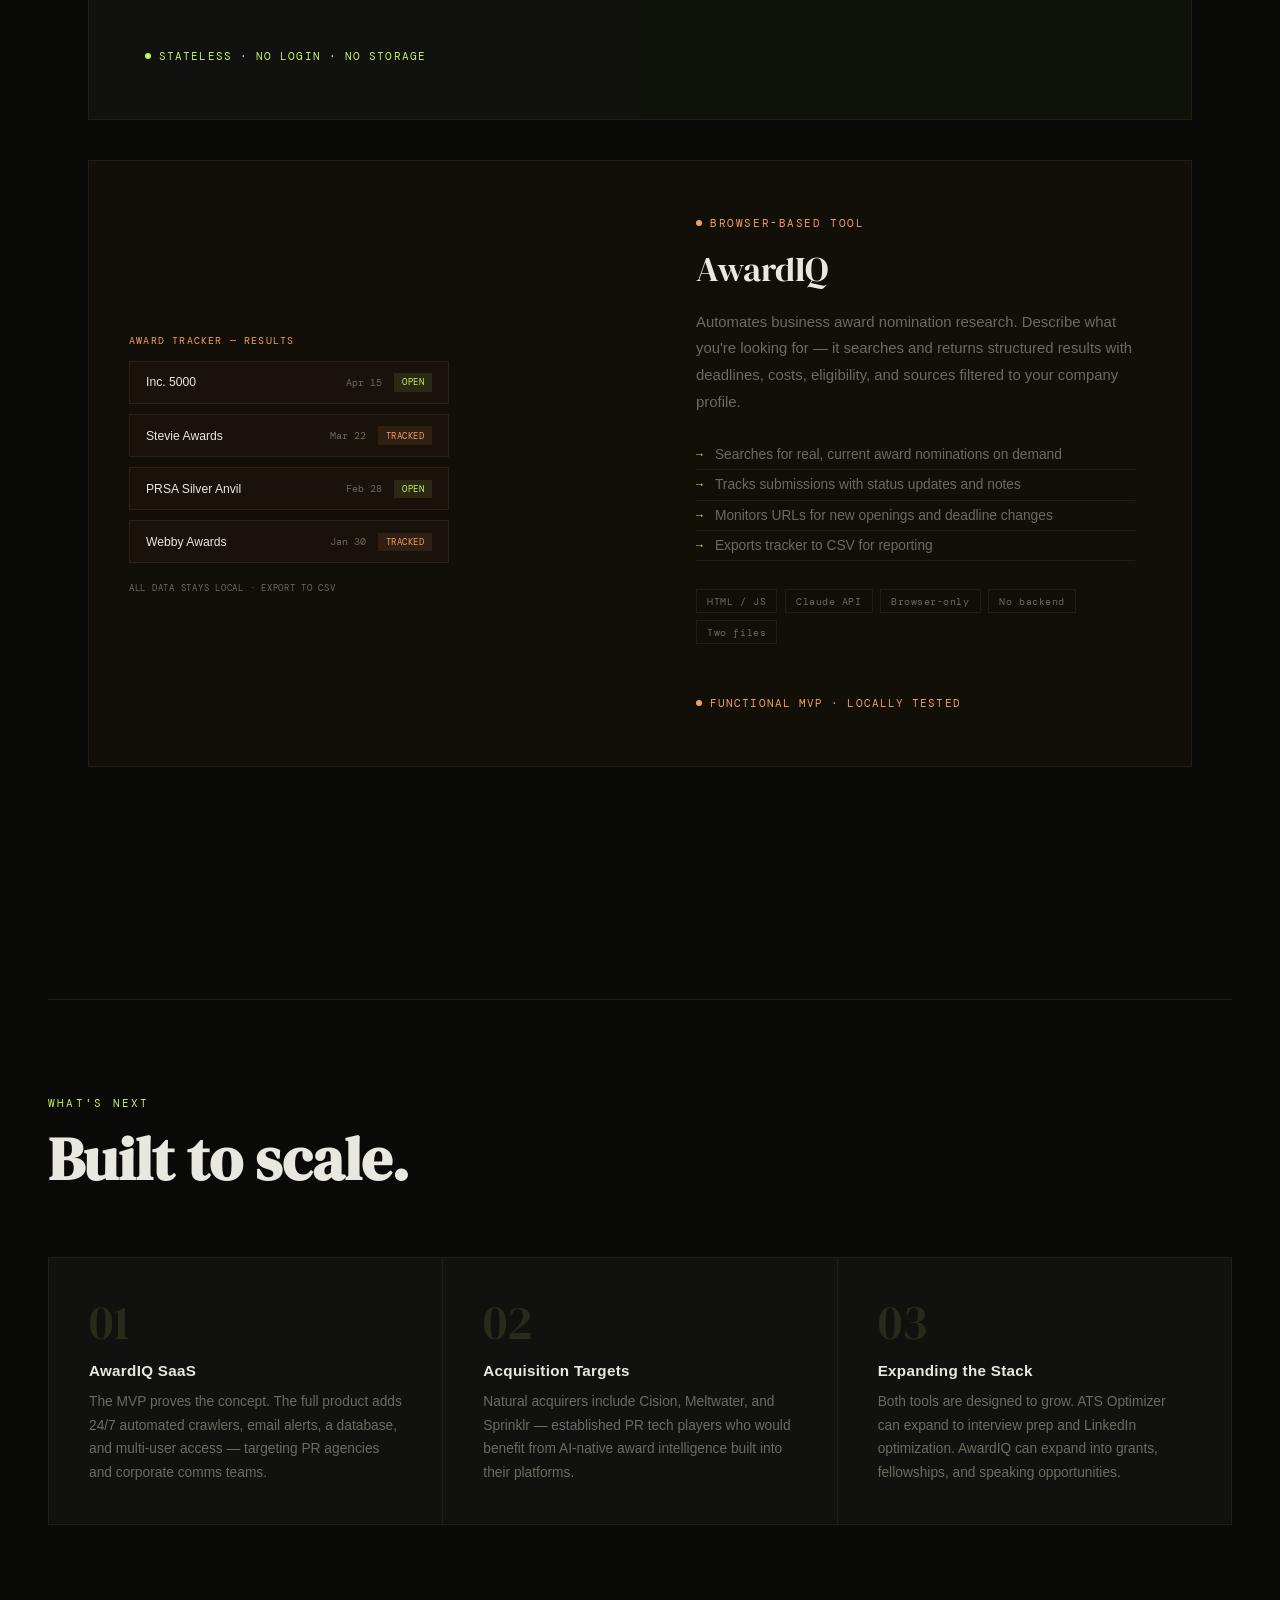
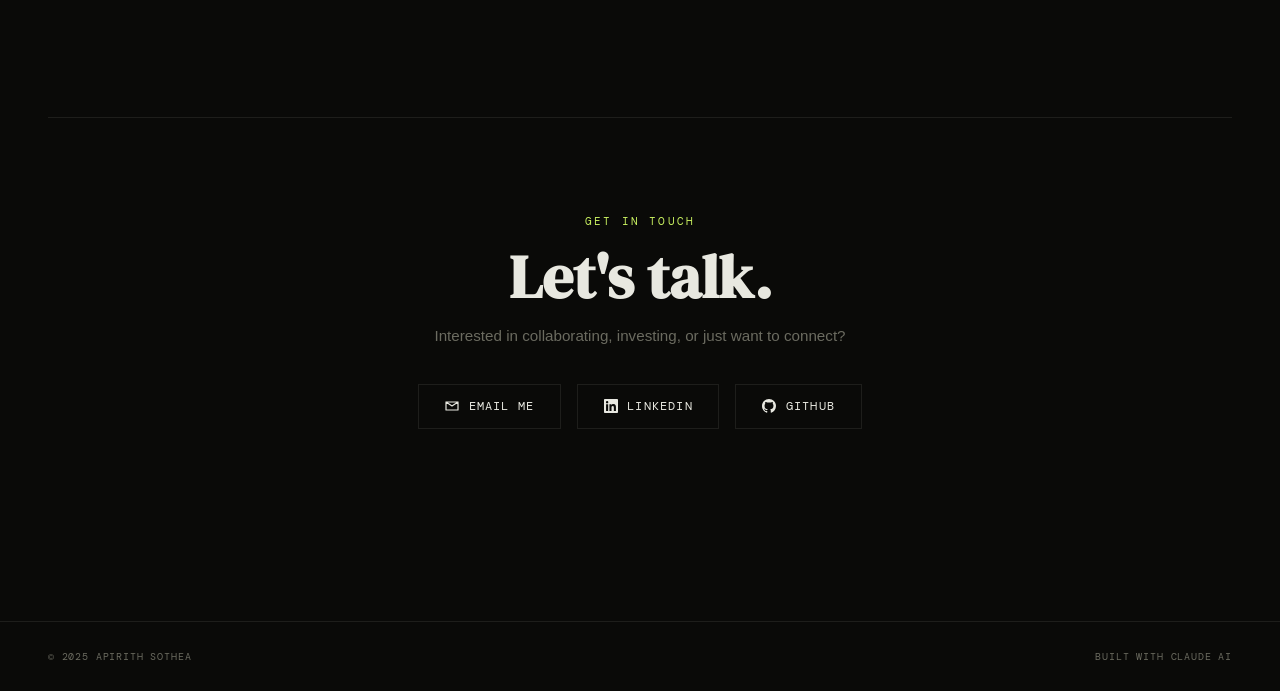
<file: portfolio.html>
<!DOCTYPE html>
<html lang="en">
<head>
<meta charset="UTF-8">
<meta name="viewport" content="width=device-width, initial-scale=1.0">
<title>Apirith Sothea — Portfolio</title>
<link href="https://fonts.googleapis.com/css2?family=DM+Serif+Display:ital@0;1&family=DM+Mono:wght@300;400;500&family=Cabinet+Grotesk:wght@400;500;700;800&display=swap" rel="stylesheet">
<style>
  :root {
    --bg: #0a0a08;
    --surface: #111110;
    --border: #1e1e1b;
    --accent: #c8f060;
    --accent2: #f0a060;
    --text: #e8e8e0;
    --muted: #6b6b60;
    --card1: #0e1208;
    --card2: #120e08;
  }

  *, *::before, *::after { box-sizing: border-box; margin: 0; padding: 0; }
  html { scroll-behavior: smooth; }

  body {
    font-family: 'Cabinet Grotesk', sans-serif;
    background: var(--bg);
    color: var(--text);
    overflow-x: hidden;
    cursor: none;
    animation: pageFade 0.6s ease forwards;
  }
  @keyframes pageFade { from { opacity: 0; } to { opacity: 1; } }

  .cursor {
    position: fixed;
    width: 10px; height: 10px;
    background: var(--accent);
    border-radius: 50%;
    pointer-events: none;
    z-index: 9999;
    transform: translate(-50%, -50%);
    transition: width 0.2s, height 0.2s;
    mix-blend-mode: exclusion;
  }
  .cursor-ring {
    position: fixed;
    width: 36px; height: 36px;
    border: 1px solid rgba(200,240,96,0.4);
    border-radius: 50%;
    pointer-events: none;
    z-index: 9998;
    transform: translate(-50%, -50%);
    transition: width 0.2s, height 0.2s, border-color 0.2s;
  }

  body::before {
    content: '';
    position: fixed;
    inset: 0;
    background-image: url("data:image/svg+xml,%3Csvg viewBox='0 0 200 200' xmlns='http://www.w3.org/2000/svg'%3E%3Cfilter id='n'%3E%3CfeTurbulence type='fractalNoise' baseFrequency='0.85' numOctaves='4' stitchTiles='stitch'/%3E%3C/filter%3E%3Crect width='100%25' height='100%25' filter='url(%23n)' opacity='0.035'/%3E%3C/svg%3E");
    pointer-events: none;
    z-index: 1000;
    opacity: 0.5;
  }

  nav {
    position: fixed;
    top: 0; left: 0; right: 0;
    z-index: 100;
    padding: 1.5rem 3rem;
    display: flex;
    justify-content: space-between;
    align-items: center;
    transition: border-color 0.3s, background 0.3s;
    border-bottom: 1px solid transparent;
  }
  nav.scrolled {
    background: rgba(10,10,8,0.88);
    backdrop-filter: blur(14px);
    border-color: var(--border);
  }
  .nav-logo {
    font-family: 'DM Mono', monospace;
    font-size: 0.78rem;
    color: var(--accent);
    letter-spacing: 0.15em;
    text-transform: uppercase;
  }
  .nav-links { display: flex; gap: 2.5rem; list-style: none; }
  .nav-links a {
    font-size: 0.85rem;
    color: var(--muted);
    text-decoration: none;
    letter-spacing: 0.04em;
    transition: color 0.2s;
    position: relative;
  }
  .nav-links a::after {
    content: '';
    position: absolute;
    bottom: -3px; left: 0; right: 0;
    height: 1px;
    background: var(--accent);
    transform: scaleX(0);
    transition: transform 0.25s ease;
    transform-origin: left;
  }
  .nav-links a:hover { color: var(--text); }
  .nav-links a:hover::after { transform: scaleX(1); }

  .hero {
    min-height: 100vh;
    display: grid;
    place-items: center;
    padding: 8rem 3rem 4rem;
    position: relative;
    overflow: hidden;
  }
  .hero-grid {
    position: absolute;
    inset: 0;
    background-image:
      linear-gradient(rgba(200,240,96,0.03) 1px, transparent 1px),
      linear-gradient(90deg, rgba(200,240,96,0.03) 1px, transparent 1px);
    background-size: 60px 60px;
    mask-image: radial-gradient(ellipse 80% 60% at 50% 50%, black, transparent);
  }
  .hero-glow {
    position: absolute;
    width: 700px; height: 700px;
    background: radial-gradient(circle, rgba(200,240,96,0.07) 0%, transparent 70%);
    top: 50%; left: 50%;
    transform: translate(-50%, -50%);
    pointer-events: none;
  }
  .hero-content {
    text-align: center;
    position: relative;
    z-index: 1;
    max-width: 900px;
  }
  .hero-label {
    font-family: 'DM Mono', monospace;
    font-size: 0.75rem;
    color: var(--accent);
    letter-spacing: 0.2em;
    text-transform: uppercase;
    margin-bottom: 2rem;
    display: inline-flex;
    align-items: center;
    gap: 0.75rem;
    min-height: 1.2em;
  }
  .hero-label::before, .hero-label::after {
    content: '';
    width: 28px; height: 1px;
    background: var(--accent);
    opacity: 0.5;
    flex-shrink: 0;
  }
  h1 {
    font-family: 'DM Serif Display', serif;
    font-size: clamp(3.2rem, 8vw, 6.5rem);
    line-height: 1.05;
    letter-spacing: -0.02em;
    margin-bottom: 1.5rem;
  }
  h1 em { font-style: italic; color: var(--accent); }
  .hero-sub {
    font-size: 1.05rem;
    color: var(--muted);
    line-height: 1.75;
    max-width: 520px;
    margin: 0 auto 3rem;
  }
  .hero-cta {
    display: inline-flex;
    align-items: center;
    gap: 0.75rem;
    background: var(--accent);
    color: #0a0a08;
    font-weight: 700;
    font-size: 0.88rem;
    letter-spacing: 0.06em;
    padding: 0.9rem 2rem;
    text-decoration: none;
    position: relative;
    overflow: hidden;
    transition: box-shadow 0.3s;
  }
  .hero-cta::after {
    content: '';
    position: absolute;
    inset: 0;
    background: rgba(255,255,255,0.18);
    transform: translateX(-100%);
    transition: transform 0.3s ease;
  }
  .hero-cta:hover { box-shadow: 0 8px 30px rgba(200,240,96,0.25); }
  .hero-cta:hover::after { transform: translateX(0); }
  .hero-cta svg, .hero-cta span { position: relative; z-index: 1; }
  .hero-cta svg { transition: transform 0.2s; }
  .hero-cta:hover svg { transform: translateX(4px); }

  .scroll-hint {
    position: absolute;
    bottom: 2rem; left: 50%;
    transform: translateX(-50%);
    display: flex;
    flex-direction: column;
    align-items: center;
    gap: 0.5rem;
    font-family: 'DM Mono', monospace;
    font-size: 0.62rem;
    color: var(--muted);
    letter-spacing: 0.12em;
    animation: scrollBounce 2.5s ease-in-out infinite;
  }
  .scroll-line { width: 1px; height: 36px; background: linear-gradient(var(--accent), transparent); }
  @keyframes scrollBounce {
    0%, 100% { transform: translateX(-50%) translateY(0); opacity: 0.7; }
    50% { transform: translateX(-50%) translateY(7px); opacity: 1; }
  }

  section { padding: 6rem 3rem; }
  .section-label {
    font-family: 'DM Mono', monospace;
    font-size: 0.7rem;
    color: var(--accent);
    letter-spacing: 0.2em;
    text-transform: uppercase;
    margin-bottom: 1rem;
  }
  .section-title {
    font-family: 'DM Serif Display', serif;
    font-size: clamp(2.2rem, 5vw, 3.8rem);
    line-height: 1.1;
    margin-bottom: 4rem;
  }

  #projects { max-width: 1200px; margin: 0 auto; }

  .project-card {
    display: grid;
    grid-template-columns: 1fr 1fr;
    border: 1px solid var(--border);
    margin-bottom: 2.5rem;
    overflow: hidden;
    opacity: 0;
    transform: translateY(40px);
    transition: opacity 0.65s ease, transform 0.65s ease, border-color 0.3s, box-shadow 0.4s;
  }
  .project-card.visible { opacity: 1; transform: translateY(0); }
  .project-card:hover {
    border-color: rgba(200,240,96,0.18);
    box-shadow: 0 20px 60px rgba(0,0,0,0.5);
  }
  .project-card.alt .project-visual { order: -1; }

  .project-info {
    padding: 3.5rem;
    background: var(--surface);
    display: flex;
    flex-direction: column;
    gap: 0;
  }
  .project-tag {
    font-family: 'DM Mono', monospace;
    font-size: 0.66rem;
    letter-spacing: 0.15em;
    color: var(--accent);
    text-transform: uppercase;
    margin-bottom: 1.25rem;
    display: flex;
    align-items: center;
    gap: 0.5rem;
  }
  .tag-dot { width: 6px; height: 6px; border-radius: 50%; flex-shrink: 0; }
  .project-name {
    font-family: 'DM Serif Display', serif;
    font-size: 2.2rem;
    line-height: 1.1;
    margin-bottom: 1.25rem;
  }
  .project-desc {
    color: var(--muted);
    line-height: 1.8;
    font-size: 0.93rem;
    margin-bottom: 1.5rem;
    flex: 1;
  }
  .project-insight {
    border-left: 2px solid var(--accent);
    padding-left: 1rem;
    font-size: 0.88rem;
    color: var(--text);
    line-height: 1.65;
    margin-bottom: 1.75rem;
    font-style: italic;
    opacity: 0.85;
  }
  .project-stack { display: flex; flex-wrap: wrap; gap: 0.45rem; margin-bottom: 1.75rem; }
  .stack-tag {
    font-family: 'DM Mono', monospace;
    font-size: 0.65rem;
    color: var(--muted);
    border: 1px solid var(--border);
    padding: 0.28rem 0.65rem;
    letter-spacing: 0.05em;
    transition: border-color 0.25s, color 0.25s;
  }
  .project-card:hover .stack-tag { border-color: rgba(200,240,96,0.2); color: var(--text); }

  .project-features { list-style: none; margin-bottom: 1.75rem; }
  .project-features li {
    font-size: 0.86rem;
    color: var(--muted);
    padding: 0.45rem 0;
    border-bottom: 1px solid var(--border);
    display: flex;
    align-items: center;
    gap: 0.75rem;
  }
  .project-features li::before {
    content: '→';
    color: var(--accent);
    font-family: 'DM Mono', monospace;
    font-size: 0.72rem;
    flex-shrink: 0;
  }

  .project-status {
    display: inline-flex;
    align-items: center;
    gap: 0.5rem;
    font-family: 'DM Mono', monospace;
    font-size: 0.68rem;
    letter-spacing: 0.1em;
    margin-top: auto;
    padding-top: 1.5rem;
  }
  .status-dot {
    width: 6px; height: 6px;
    border-radius: 50%;
    animation: statusPulse 2.2s ease-in-out infinite;
    flex-shrink: 0;
  }
  @keyframes statusPulse { 0%, 100% { opacity: 1; } 50% { opacity: 0.2; } }

  .project-visual {
    position: relative;
    min-height: 380px;
    overflow: hidden;
    display: flex;
    align-items: center;
    justify-content: center;
  }

  .ats-visual {
    background: var(--card1);
    padding: 3rem 2.5rem;
    width: 100%; height: 100%;
    display: flex;
    flex-direction: column;
    align-items: center;
    justify-content: center;
    gap: 1.5rem;
  }
  .doc-flow { display: flex; align-items: center; gap: 1rem; width: 100%; max-width: 300px; }
  .doc-box { flex: 1; border: 1px solid rgba(200,240,96,0.15); padding: 1rem; background: rgba(200,240,96,0.02); }
  .doc-box-label { font-family: 'DM Mono', monospace; font-size: 0.58rem; color: var(--accent); letter-spacing: 0.1em; margin-bottom: 0.6rem; text-transform: uppercase; }
  .doc-lines { display: flex; flex-direction: column; gap: 0.35rem; }
  .doc-line { height: 3px; background: rgba(200,240,96,0.12); border-radius: 2px; width: 100%; }
  .doc-line.s { width: 55%; }
  .doc-line.m { width: 78%; }
  .doc-line.hl { background: rgba(200,240,96,0.55); animation: shimmer 2s ease-in-out infinite; }
  @keyframes shimmer { 0%, 100% { opacity: 0.5; } 50% { opacity: 1; } }
  .flow-arrow { font-size: 1.1rem; color: var(--accent); flex-shrink: 0; }
  .score-badge {
    display: flex; align-items: center; gap: 1rem;
    background: rgba(200,240,96,0.04);
    border: 1px solid rgba(200,240,96,0.12);
    padding: 0.8rem 1.25rem;
    width: 100%; max-width: 300px;
  }
  .score-num { font-family: 'DM Serif Display', serif; font-size: 2rem; color: var(--accent); line-height: 1; }
  .score-info { font-size: 0.72rem; color: var(--muted); line-height: 1.5; }
  .score-info span { color: var(--accent); font-size: 0.65rem; }
  .stack-flow { font-family: 'DM Mono', monospace; font-size: 0.6rem; color: var(--muted); letter-spacing: 0.08em; text-align: center; }

  .award-visual {
    background: var(--card2);
    padding: 2.5rem;
    width: 100%; height: 100%;
    display: flex;
    flex-direction: column;
    gap: 0.65rem;
    align-items: flex-start;
    justify-content: center;
  }
  .award-visual-label { font-family: 'DM Mono', monospace; font-size: 0.62rem; color: var(--accent2); letter-spacing: 0.12em; margin-bottom: 0.25rem; }
  .award-row {
    display: grid;
    grid-template-columns: 1fr auto auto;
    gap: 0.75rem;
    align-items: center;
    width: 100%; max-width: 320px;
    border: 1px solid rgba(240,160,96,0.1);
    padding: 0.7rem 1rem;
    background: rgba(240,160,96,0.03);
    opacity: 0;
    animation: fadeUp 0.5s forwards;
  }
  .award-row:nth-child(2) { animation-delay: 0.15s; }
  .award-row:nth-child(3) { animation-delay: 0.3s; }
  .award-row:nth-child(4) { animation-delay: 0.45s; }
  .award-row:nth-child(5) { animation-delay: 0.6s; }
  @keyframes fadeUp { from { opacity: 0; transform: translateY(8px); } to { opacity: 1; transform: translateY(0); } }
  .award-name { color: var(--text); font-size: 0.76rem; }
  .award-deadline { font-family: 'DM Mono', monospace; font-size: 0.62rem; color: var(--muted); }
  .award-badge { font-family: 'DM Mono', monospace; font-size: 0.58rem; padding: 0.2rem 0.5rem; letter-spacing: 0.05em; text-transform: uppercase; }
  .badge-open { background: rgba(200,240,96,0.1); color: var(--accent); }
  .badge-tracked { background: rgba(240,160,96,0.1); color: var(--accent2); }
  .award-footer { font-family: 'DM Mono', monospace; font-size: 0.58rem; color: var(--muted); margin-top: 0.5rem; letter-spacing: 0.08em; }

  .vision-section { max-width: 1200px; margin: 0 auto; border-top: 1px solid var(--border); padding-top: 6rem; }
  .vision-grid {
    display: grid;
    grid-template-columns: repeat(3, 1fr);
    gap: 1px;
    background: var(--border);
    border: 1px solid var(--border);
    margin-top: 3.5rem;
  }
  .vision-card { background: var(--surface); padding: 2.5rem; transition: background 0.3s; }
  .vision-card:hover { background: #161614; }
  .vision-num { font-family: 'DM Serif Display', serif; font-size: 3rem; color: rgba(200,240,96,0.12); line-height: 1; margin-bottom: 1rem; }
  .vision-card h3 { font-size: 0.95rem; font-weight: 700; margin-bottom: 0.7rem; letter-spacing: 0.02em; }
  .vision-card p { font-size: 0.86rem; color: var(--muted); line-height: 1.7; }

  .contact-section { max-width: 1200px; margin: 0 auto; text-align: center; border-top: 1px solid var(--border); padding-top: 6rem; }
  .contact-section .section-title { margin-bottom: 1rem; }
  .contact-section > p { color: var(--muted); font-size: 0.95rem; margin-bottom: 2.5rem; }
  .contact-links { display: flex; justify-content: center; gap: 1rem; flex-wrap: wrap; }
  .contact-link {
    font-family: 'DM Mono', monospace;
    font-size: 0.76rem;
    letter-spacing: 0.1em;
    color: var(--text);
    text-decoration: none;
    border: 1px solid var(--border);
    padding: 0.85rem 1.6rem;
    transition: border-color 0.25s, color 0.25s;
    display: inline-flex;
    align-items: center;
    gap: 0.6rem;
    position: relative;
    overflow: hidden;
  }
  .contact-link::before {
    content: '';
    position: absolute;
    inset: 0;
    background: rgba(200,240,96,0.04);
    transform: scaleY(0);
    transform-origin: bottom;
    transition: transform 0.25s ease;
  }
  .contact-link:hover { border-color: var(--accent); color: var(--accent); }
  .contact-link:hover::before { transform: scaleY(1); }
  .contact-link svg, .contact-link span { position: relative; z-index: 1; }

  footer {
    margin-top: 6rem;
    padding: 1.75rem 3rem;
    border-top: 1px solid var(--border);
    display: flex;
    justify-content: space-between;
    align-items: center;
    font-family: 'DM Mono', monospace;
    font-size: 0.65rem;
    color: var(--muted);
    letter-spacing: 0.08em;
  }

  @media (max-width: 900px) {
    nav { padding: 1.25rem 1.5rem; }
    .nav-links { gap: 1.5rem; }
    section { padding: 4rem 1.5rem; }
    .project-card, .project-card.alt { grid-template-columns: 1fr; }
    .project-card.alt .project-visual { order: 0; }
    .project-visual { min-height: 260px; }
    .vision-grid { grid-template-columns: 1fr; }
    footer { flex-direction: column; gap: 0.5rem; text-align: center; }
    .hero { padding: 6rem 1.5rem 3rem; }
  }
</style>
</head>
<body>

<div class="cursor" id="cursor"></div>
<div class="cursor-ring" id="cursorRing"></div>

<nav id="nav">
  <!-- EDIT: Your name in the nav -->
  <div class="nav-logo">// APIRITH SOTHEA</div>
  <ul class="nav-links">
    <li><a href="#projects">Projects</a></li>
    <li><a href="#vision">Vision</a></li>
    <li><a href="#contact">Contact</a></li>
  </ul>
</nav>

<main>
  <div class="hero">
    <div class="hero-grid"></div>
    <div class="hero-glow" id="heroGlow"></div>
    <div class="hero-content">

      <!-- EDIT: The label line under the decorators -->
      <div class="hero-label" id="heroLabel">Apirith Sothea &middot; Builder</div>

      <!-- EDIT: Main headline -->
      <h1>Building things that<br><em>actually work.</em></h1>

      <!-- EDIT: Short bio description -->
      <p class="hero-sub">Full-stack developer shipping AI-native tools that solve real problems. No fluff, no demos — real products that deliver results.</p>

      <a href="#projects" class="hero-cta">
        <span>See the work</span>
        <svg width="16" height="16" viewBox="0 0 16 16" fill="none">
          <path d="M3 8h10M9 4l4 4-4 4" stroke="currentColor" stroke-width="1.5" stroke-linecap="round" stroke-linejoin="round"/>
        </svg>
      </a>
    </div>
    <div class="scroll-hint">
      <div class="scroll-line"></div>
      SCROLL
    </div>
  </div>

  <section id="projects">
    <div style="max-width:1200px;margin:0 auto;">
      <div class="section-label">Selected work</div>
      <h2 class="section-title">Projects that ship.</h2>

      <!-- ══════════════════════════════════
           PROJECT 1 — ATS Resume Optimizer
           EDIT: name, desc, insight, stack, status
           ══════════════════════════════════ -->
      <div class="project-card" data-animate>
        <div class="project-info">
          <div>
            <div class="project-tag">
              <span class="tag-dot" style="background:var(--accent);"></span>
              Full-Stack Web App
            </div>

            <div class="project-name">ATS Resume<br>Optimizer</div>

            <p class="project-desc">A full-stack tool that helps job seekers beat automated hiring filters. Upload a resume, paste a job description, and Claude AI rewrites it with matched keywords and XYZ-format bullets — returning a clean, downloadable file in the same format.</p>

            <div class="project-insight">"Most resumes get rejected before a human sees them. This tool fixes that — while keeping the output honest, formatted, and readable by an actual person too."</div>

            <div class="project-stack">
              <span class="stack-tag">Next.js</span>
              <span class="stack-tag">FastAPI</span>
              <span class="stack-tag">Claude API</span>
              <span class="stack-tag">Python</span>
              <span class="stack-tag">DOCX / PDF</span>
            </div>
          </div>

          <div class="project-status" style="color:var(--accent);">
            <div class="status-dot" style="background:var(--accent);"></div>
            STATELESS &middot; NO LOGIN &middot; NO STORAGE
          </div>
        </div>

        <div class="project-visual">
          <div class="ats-visual">
            <div class="doc-flow">
              <div class="doc-box">
                <div class="doc-box-label">Resume In</div>
                <div class="doc-lines">
                  <div class="doc-line m"></div>
                  <div class="doc-line s"></div>
                  <div class="doc-line"></div>
                  <div class="doc-line s"></div>
                  <div class="doc-line m"></div>
                </div>
              </div>
              <div class="flow-arrow">&#10230;</div>
              <div class="doc-box" style="border-color:rgba(200,240,96,0.35);background:rgba(200,240,96,0.04);">
                <div class="doc-box-label">Optimized</div>
                <div class="doc-lines">
                  <div class="doc-line hl"></div>
                  <div class="doc-line m"></div>
                  <div class="doc-line hl"></div>
                  <div class="doc-line s"></div>
                  <div class="doc-line m"></div>
                </div>
              </div>
            </div>
            <div class="score-badge">
              <div class="score-num">92%</div>
              <div class="score-info">
                ATS Match Score<br>
                <span>&#8593; from 34% before optimizing</span>
              </div>
            </div>
            <div class="stack-flow">NEXT.JS &rarr; FASTAPI &rarr; CLAUDE AI &rarr; OUTPUT FILE</div>
          </div>
        </div>
      </div>

      <!-- ══════════════════════════════════
           PROJECT 2 — AwardIQ
           EDIT: name, desc, features, stack, status
           ══════════════════════════════════ -->
      <div class="project-card alt" data-animate>
        <div class="project-visual">
          <div class="award-visual">
            <div class="award-visual-label">AWARD TRACKER &mdash; RESULTS</div>
            <div class="award-row">
              <div class="award-name">Inc. 5000</div>
              <div class="award-deadline">Apr 15</div>
              <div class="award-badge badge-open">OPEN</div>
            </div>
            <div class="award-row">
              <div class="award-name">Stevie Awards</div>
              <div class="award-deadline">Mar 22</div>
              <div class="award-badge badge-tracked">TRACKED</div>
            </div>
            <div class="award-row">
              <div class="award-name">PRSA Silver Anvil</div>
              <div class="award-deadline">Feb 28</div>
              <div class="award-badge badge-open">OPEN</div>
            </div>
            <div class="award-row">
              <div class="award-name">Webby Awards</div>
              <div class="award-deadline">Jan 30</div>
              <div class="award-badge badge-tracked">TRACKED</div>
            </div>
            <div class="award-footer">ALL DATA STAYS LOCAL &middot; EXPORT TO CSV</div>
          </div>
        </div>

        <div class="project-info" style="background:var(--card2);">
          <div>
            <div class="project-tag" style="color:var(--accent2);">
              <span class="tag-dot" style="background:var(--accent2);"></span>
              Browser-Based Tool
            </div>

            <div class="project-name">AwardIQ</div>

            <p class="project-desc">Automates business award nomination research. Describe what you're looking for — it searches and returns structured results with deadlines, costs, eligibility, and sources filtered to your company profile.</p>

            <ul class="project-features">
              <li>Searches for real, current award nominations on demand</li>
              <li>Tracks submissions with status updates and notes</li>
              <li>Monitors URLs for new openings and deadline changes</li>
              <li>Exports tracker to CSV for reporting</li>
            </ul>

            <div class="project-stack">
              <span class="stack-tag">HTML / JS</span>
              <span class="stack-tag">Claude API</span>
              <span class="stack-tag">Browser-only</span>
              <span class="stack-tag">No backend</span>
              <span class="stack-tag">Two files</span>
            </div>
          </div>

          <div class="project-status" style="color:var(--accent2);">
            <div class="status-dot" style="background:var(--accent2);"></div>
            FUNCTIONAL MVP &middot; LOCALLY TESTED
          </div>
        </div>
      </div>

    </div>
  </section>

  <!-- ══════════════════════════════════
       VISION SECTION
       EDIT: card titles and descriptions
       ══════════════════════════════════ -->
  <section id="vision">
    <div class="vision-section">
      <div class="section-label">What's next</div>
      <h2 class="section-title">Built to scale.</h2>
      <div class="vision-grid">
        <div class="vision-card">
          <div class="vision-num">01</div>
          <h3>AwardIQ SaaS</h3>
          <p>The MVP proves the concept. The full product adds 24/7 automated crawlers, email alerts, a database, and multi-user access &mdash; targeting PR agencies and corporate comms teams.</p>
        </div>
        <div class="vision-card">
          <div class="vision-num">02</div>
          <h3>Acquisition Targets</h3>
          <p>Natural acquirers include Cision, Meltwater, and Sprinklr &mdash; established PR tech players who would benefit from AI-native award intelligence built into their platforms.</p>
        </div>
        <div class="vision-card">
          <div class="vision-num">03</div>
          <h3>Expanding the Stack</h3>
          <p>Both tools are designed to grow. ATS Optimizer can expand to interview prep and LinkedIn optimization. AwardIQ can expand into grants, fellowships, and speaking opportunities.</p>
        </div>
      </div>
    </div>
  </section>

  <!-- ══════════════════════════════════
       CONTACT SECTION
       EDIT: email href, LinkedIn href, GitHub href
       ══════════════════════════════════ -->
  <section id="contact">
    <div class="contact-section">
      <div class="section-label">Get in touch</div>
      <h2 class="section-title">Let's talk.</h2>
      <p>Interested in collaborating, investing, or just want to connect?</p>
      <div class="contact-links">

        <!-- EDIT: Change apiriths@gmail.com to your email -->
        <a href="mailto:apiriths@gmail.com" class="contact-link">
          <svg width="14" height="14" viewBox="0 0 14 14" fill="none">
            <path d="M1 3l6 4 6-4M1 3h12v8H1V3z" stroke="currentColor" stroke-width="1.2" stroke-linecap="round" stroke-linejoin="round"/>
          </svg>
          <span>EMAIL ME</span>
        </a>

        <!-- EDIT: Change LinkedIn URL if needed -->
        <a href="https://www.linkedin.com/in/apirith-sothea/" target="_blank" class="contact-link">
          <svg width="14" height="14" viewBox="0 0 24 24" fill="currentColor">
            <path d="M20.447 20.452h-3.554v-5.569c0-1.328-.027-3.037-1.852-3.037-1.853 0-2.136 1.445-2.136 2.939v5.667H9.351V9h3.414v1.561h.046c.477-.9 1.637-1.85 3.37-1.85 3.601 0 4.267 2.37 4.267 5.455v6.286zM5.337 7.433a2.062 2.062 0 01-2.063-2.065 2.064 2.064 0 112.063 2.065zm1.782 13.019H3.555V9h3.564v11.452zM22.225 0H1.771C.792 0 0 .774 0 1.729v20.542C0 23.227.792 24 1.771 24h20.451C23.2 24 24 23.227 24 22.271V1.729C24 .774 23.2 0 22.222 0h.003z"/>
          </svg>
          <span>LINKEDIN</span>
        </a>

        <!-- EDIT: Change GitHub URL if needed -->
        <a href="https://github.com/Apirith" target="_blank" class="contact-link">
          <svg width="14" height="14" viewBox="0 0 24 24" fill="currentColor">
            <path d="M12 0C5.374 0 0 5.373 0 12c0 5.302 3.438 9.8 8.207 11.387.599.111.793-.261.793-.577v-2.234c-3.338.726-4.033-1.416-4.033-1.416-.546-1.387-1.333-1.756-1.333-1.756-1.089-.745.083-.729.083-.729 1.205.084 1.839 1.237 1.839 1.237 1.07 1.834 2.807 1.304 3.492.997.107-.775.418-1.305.762-1.604-2.665-.305-5.467-1.334-5.467-5.931 0-1.311.469-2.381 1.236-3.221-.124-.303-.535-1.524.117-3.176 0 0 1.008-.322 3.301 1.23A11.509 11.509 0 0112 5.803c1.02.005 2.047.138 3.006.404 2.291-1.552 3.297-1.23 3.297-1.23.653 1.653.242 2.874.118 3.176.77.84 1.235 1.911 1.235 3.221 0 4.609-2.807 5.624-5.479 5.921.43.372.823 1.102.823 2.222v3.293c0 .319.192.694.801.576C20.566 21.797 24 17.3 24 12c0-6.627-5.373-12-12-12z"/>
          </svg>
          <span>GITHUB</span>
        </a>

      </div>
    </div>
  </section>
</main>

<footer>
  <span>&#169; 2025 APIRITH SOTHEA</span>
  <span>BUILT WITH CLAUDE AI</span>
</footer>

<script>
  // Cursor
  const cursor = document.getElementById('cursor');
  const ring = document.getElementById('cursorRing');
  let mouseX = 0, mouseY = 0, ringX = 0, ringY = 0;

  document.addEventListener('mousemove', e => {
    mouseX = e.clientX;
    mouseY = e.clientY;
    cursor.style.left = mouseX + 'px';
    cursor.style.top = mouseY + 'px';
  });

  (function animateRing() {
    ringX += (mouseX - ringX) * 0.1;
    ringY += (mouseY - ringY) * 0.1;
    ring.style.left = ringX + 'px';
    ring.style.top = ringY + 'px';
    requestAnimationFrame(animateRing);
  })();

  document.querySelectorAll('a, button').forEach(el => {
    el.addEventListener('mouseenter', () => {
      cursor.style.width = '0';
      cursor.style.height = '0';
      ring.style.width = '54px';
      ring.style.height = '54px';
      ring.style.borderColor = 'rgba(200,240,96,0.7)';
    });
    el.addEventListener('mouseleave', () => {
      cursor.style.width = '10px';
      cursor.style.height = '10px';
      ring.style.width = '36px';
      ring.style.height = '36px';
      ring.style.borderColor = 'rgba(200,240,96,0.4)';
    });
  });

  // Nav on scroll
  const nav = document.getElementById('nav');
  window.addEventListener('scroll', () => {
    nav.classList.toggle('scrolled', window.scrollY > 50);
  }, { passive: true });

  // Scroll reveal
  const revealObserver = new IntersectionObserver(entries => {
    entries.forEach(e => {
      if (e.isIntersecting) {
        e.target.classList.add('visible');
        revealObserver.unobserve(e.target);
      }
    });
  }, { threshold: 0.08 });
  document.querySelectorAll('[data-animate]').forEach(c => revealObserver.observe(c));

  // Magnetic CTA
  const cta = document.querySelector('.hero-cta');
  if (cta) {
    cta.addEventListener('mousemove', e => {
      const r = cta.getBoundingClientRect();
      const x = (e.clientX - r.left - r.width / 2) * 0.15;
      const y = (e.clientY - r.top - r.height / 2) * 0.15;
      cta.style.transform = 'translateY(-2px) translate(' + x + 'px,' + y + 'px)';
    });
    cta.addEventListener('mouseleave', () => { cta.style.transform = ''; });
  }

  // Hero glow parallax
  const glow = document.getElementById('heroGlow');
  window.addEventListener('scroll', () => {
    if (glow) glow.style.transform = 'translate(-50%, calc(-50% + ' + (window.scrollY * 0.28) + 'px))';
  }, { passive: true });

  // Typewriter effect
  const label = document.getElementById('heroLabel');
  if (label) {
    const text = label.textContent.trim();
    label.textContent = '';
    let i = 0;
    setTimeout(() => {
      const type = () => {
        if (i <= text.length) {
          label.textContent = text.slice(0, i++);
          setTimeout(type, 40);
        }
      };
      type();
    }, 500);
  }
</script>
</body>
</html>
</file>
